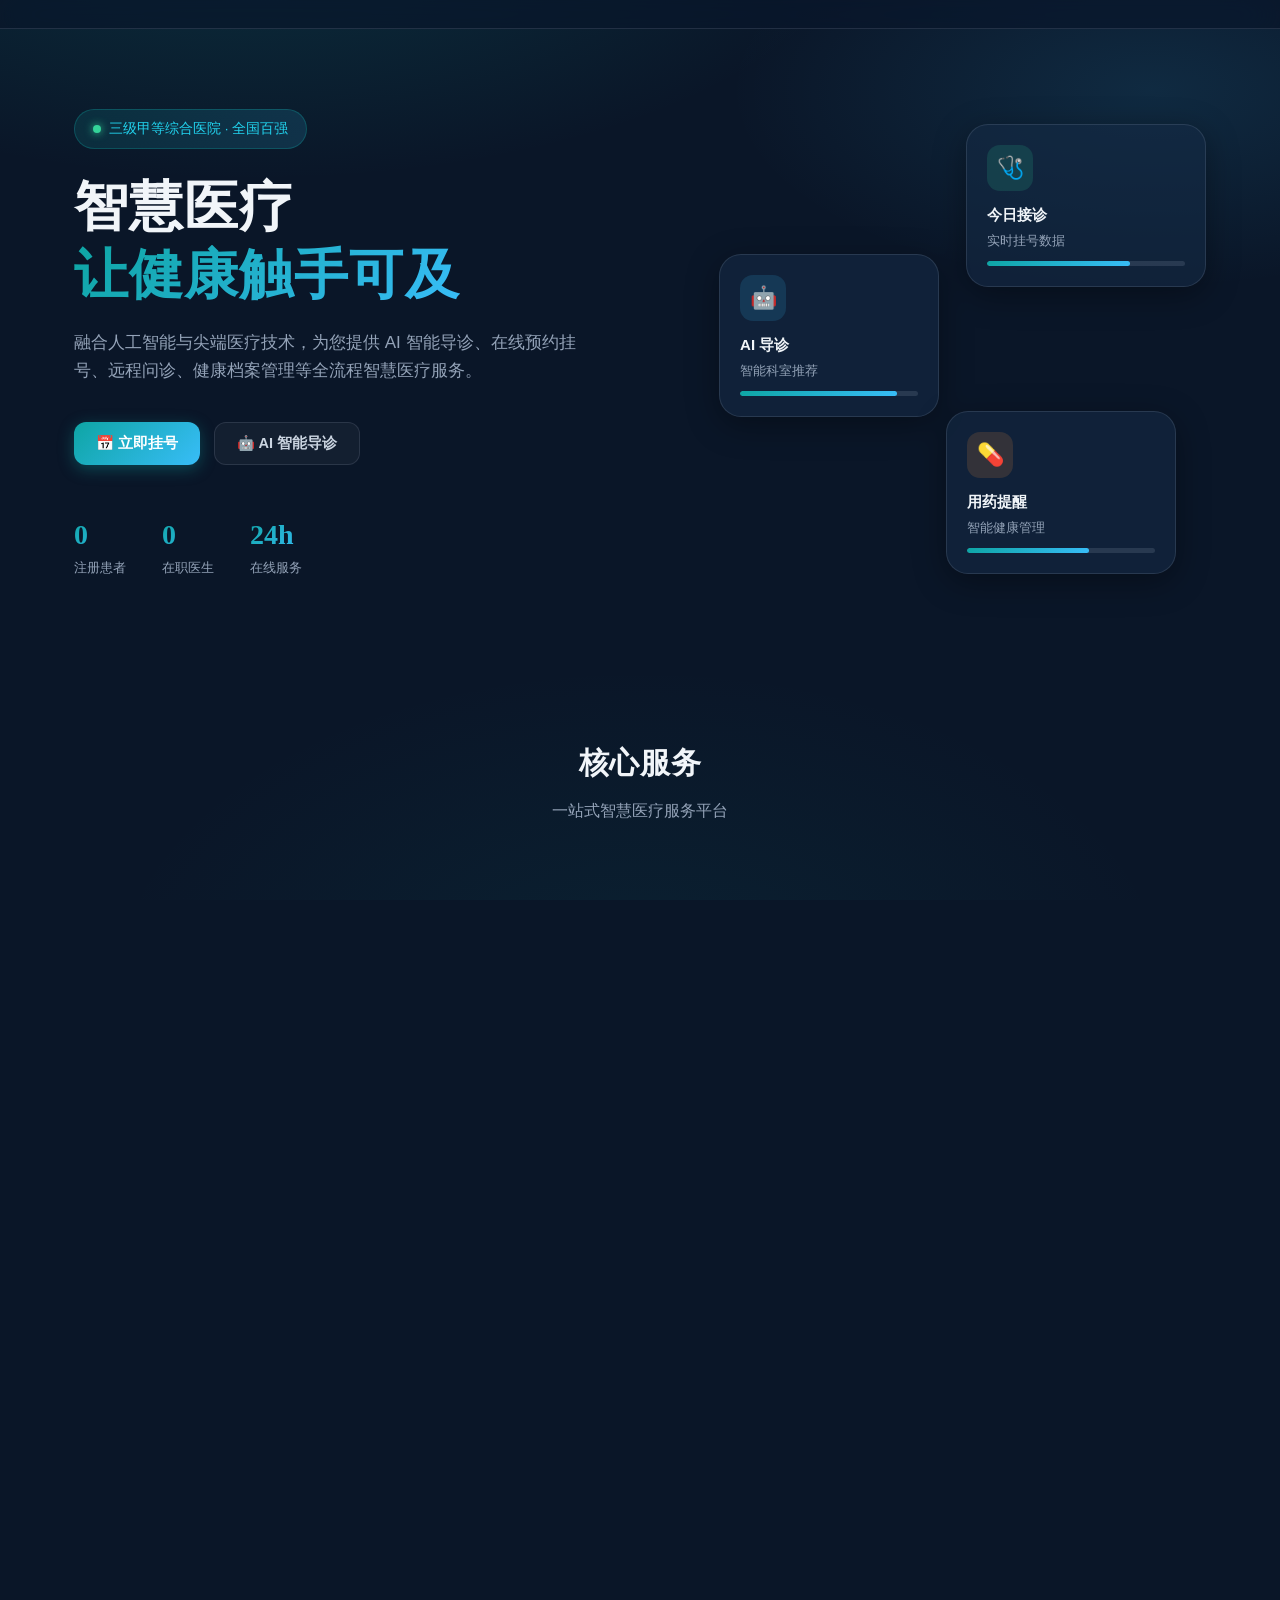
<file: src/main/resources/static/index.html>
<!DOCTYPE html>
<html lang="zh-CN">
<head>
<meta charset="UTF-8">
<meta name="viewport" content="width=device-width, initial-scale=1.0">
<title>智慧医院 - 让健康触手可及</title>
<link rel="stylesheet" href="css/style.css">
<style>
  /* ===== Hero ===== */
  .hero {
    position: relative; padding: 80px 0 100px;
    display: grid; grid-template-columns: 1.1fr 0.9fr; gap: 50px; align-items: center;
  }
  .hero-badge {
    display: inline-flex; align-items: center; gap: 8px;
    padding: 8px 18px; border-radius: 100px;
    background: var(--brand-gradient-soft);
    border: 1px solid rgba(14,165,164,0.3);
    font-size: 13.5px; color: var(--brand-3); font-weight: 500;
    margin-bottom: 24px;
  }
  .hero-title {
    font-family: "Noto Serif SC", serif;
    font-size: clamp(2.2rem, 4.5vw, 3.4rem);
    font-weight: 700; line-height: 1.25;
    margin-bottom: 20px;
  }
  .hero-title .grad {
    background: var(--brand-gradient);
    -webkit-background-clip: text; background-clip: text;
    -webkit-text-fill-color: transparent;
  }
  .hero-desc { font-size: 17px; color: var(--text-3); margin-bottom: 36px; max-width: 520px; line-height: 1.7; }
  .hero-actions { display: flex; gap: 14px; flex-wrap: wrap; }
  .hero-stats { display: flex; gap: 36px; margin-top: 48px; }
  .hero-stat .num { font-size: 28px; font-weight: 700; font-family: "Noto Serif SC", serif; background: var(--brand-gradient); -webkit-background-clip: text; background-clip: text; -webkit-text-fill-color: transparent; }
  .hero-stat .lbl { font-size: 13px; color: var(--text-3); }

  /* Hero 右侧浮动卡片 */
  .hero-visual { position: relative; height: 460px; }
  .float-card {
    position: absolute; padding: 20px;
    border-radius: var(--radius-lg);
    background: var(--bg-card);
    backdrop-filter: blur(20px);
    border: 1px solid var(--border);
    box-shadow: var(--shadow-card);
    animation: floatY 6s ease-in-out infinite;
  }
  .float-card.c1 { top: 10px; right: 0; width: 240px; animation-delay: 0s; }
  .float-card.c2 { top: 140px; left: 0; width: 220px; animation-delay: 1.5s; }
  .float-card.c3 { bottom: 0; right: 30px; width: 230px; animation-delay: 3s; }
  @keyframes floatY { 0%,100% { transform: translateY(0); } 50% { transform: translateY(-14px); } }
  .float-card .fc-icon { width: 46px; height: 46px; border-radius: 13px; display: flex; align-items: center; justify-content: center; font-size: 22px; margin-bottom: 12px; }
  .float-card .fc-title { font-size: 15px; font-weight: 600; margin-bottom: 4px; }
  .float-card .fc-sub { font-size: 12.5px; color: var(--text-3); }
  .float-card .fc-bar { height: 5px; border-radius: 3px; background: var(--border); margin-top: 10px; overflow: hidden; }
  .float-card .fc-bar span { display: block; height: 100%; border-radius: 3px; background: var(--brand-gradient); }

  /* ===== 功能入口 ===== */
  .section { padding: 60px 0; }
  .section-head { text-align: center; margin-bottom: 40px; }
  .section-head h2 { margin-bottom: 10px; }
  .section-head p { color: var(--text-3); }
  .features { display: grid; grid-template-columns: repeat(4, 1fr); gap: 20px; }
  .feature {
    padding: 32px 24px; text-align: center; cursor: pointer;
    transition: all .3s var(--ease);
  }
  .feature:hover { transform: translateY(-6px); border-color: var(--brand-1); box-shadow: var(--shadow-glow); }
  .feature-icon {
    width: 64px; height: 64px; border-radius: 18px; margin: 0 auto 18px;
    display: flex; align-items: center; justify-content: center; font-size: 30px;
    background: var(--brand-gradient-soft); border: 1px solid rgba(14,165,164,0.3);
  }
  .feature h3 { font-size: 17px; margin-bottom: 8px; font-family: inherit; }
  .feature p { font-size: 13.5px; color: var(--text-3); line-height: 1.6; }

  /* ===== 科室 ===== */
  .depts { display: grid; grid-template-columns: repeat(4, 1fr); gap: 16px; }
  .dept {
    padding: 22px; display: flex; align-items: center; gap: 14px; cursor: pointer;
    transition: all .3s var(--ease);
  }
  .dept:hover { transform: translateY(-3px); border-color: var(--brand-1); }
  .dept-icon { width: 48px; height: 48px; border-radius: 14px; display: flex; align-items: center; justify-content: center; font-size: 24px; background: var(--brand-gradient-soft); border: 1px solid rgba(14,165,164,0.25); }
  .dept-name { font-size: 15.5px; font-weight: 600; }
  .dept-count { font-size: 12.5px; color: var(--text-3); }

  /* ===== 资讯 ===== */
  .articles { display: grid; grid-template-columns: repeat(3, 1fr); gap: 22px; }
  .article { overflow: hidden; cursor: pointer; transition: all .3s var(--ease); }
  .article:hover { transform: translateY(-5px); }
  .article-img {
    height: 160px; border-radius: var(--radius-md) var(--radius-md) 0 0;
    background: var(--brand-gradient-soft);
    display: flex; align-items: center; justify-content: center; font-size: 48px;
    margin: -24px -24px 18px;
    position: relative; overflow: hidden;
  }
  .article-img::after { content: ''; position: absolute; inset: 0; background: radial-gradient(circle at 30% 30%, rgba(56,189,248,0.2), transparent); }
  .article-tag { display: inline-block; padding: 4px 10px; border-radius: 6px; font-size: 11.5px; background: var(--brand-gradient-soft); color: var(--brand-3); margin-bottom: 10px; }
  .article h3 { font-size: 16px; margin-bottom: 8px; line-height: 1.4; font-family: inherit; }
  .article p { font-size: 13.5px; color: var(--text-3); line-height: 1.6; margin-bottom: 12px; }
  .article-meta { font-size: 12.5px; color: var(--text-4); display: flex; justify-content: space-between; }

  /* ===== CTA ===== */
  .cta {
    margin: 60px 0; padding: 50px; border-radius: var(--radius-xl);
    background: linear-gradient(135deg, rgba(14,165,164,0.2), rgba(56,189,248,0.12));
    border: 1px solid rgba(14,165,164,0.3);
    text-align: center; position: relative; overflow: hidden;
  }
  .cta::before { content: ''; position: absolute; width: 300px; height: 300px; border-radius: 50%; background: var(--brand-gradient); filter: blur(80px); opacity: .2; top: -100px; right: -80px; }
  .cta h2 { font-size: 28px; margin-bottom: 12px; }
  .cta p { color: var(--text-3); margin-bottom: 26px; }

  @media (max-width: 900px) {
    .hero { grid-template-columns: 1fr; padding: 50px 0 60px; }
    .hero-visual { height: 320px; }
    .features, .depts { grid-template-columns: repeat(2, 1fr); }
    .articles { grid-template-columns: 1fr; }
  }
</style>
</head>
<body>
<nav class="nav" id="nav"></nav>

<div class="container">
  <!-- Hero -->
  <section class="hero stagger">
    <div>
      <div class="hero-badge"><span class="dot live"></span> 三级甲等综合医院 · 全国百强</div>
      <h1 class="hero-title">
        智慧医疗<br>
        <span class="grad">让健康触手可及</span>
      </h1>
      <p class="hero-desc">融合人工智能与尖端医疗技术，为您提供 AI 智能导诊、在线预约挂号、远程问诊、健康档案管理等全流程智慧医疗服务。</p>
      <div class="hero-actions">
        <button class="btn btn-primary" onclick="goLoginOr('appointments.html')">📅 立即挂号</button>
        <button class="btn btn-ghost" onclick="goLoginOr('ai.html')">🤖 AI 智能导诊</button>
      </div>
      <div class="hero-stats">
        <div class="hero-stat"><div class="num" id="stat1">0</div><div class="lbl">注册患者</div></div>
        <div class="hero-stat"><div class="num" id="stat2">0</div><div class="lbl">在职医生</div></div>
        <div class="hero-stat"><div class="num">24h</div><div class="lbl">在线服务</div></div>
      </div>
    </div>
    <div class="hero-visual">
      <div class="float-card c1">
        <div class="fc-icon" style="background:rgba(52,211,153,0.15)">🩺</div>
        <div class="fc-title">今日接诊</div>
        <div class="fc-sub">实时挂号数据</div>
        <div class="fc-bar"><span style="width:72%"></span></div>
      </div>
      <div class="float-card c2">
        <div class="fc-icon" style="background:rgba(56,189,248,0.15)">🤖</div>
        <div class="fc-title">AI 导诊</div>
        <div class="fc-sub">智能科室推荐</div>
        <div class="fc-bar"><span style="width:88%"></span></div>
      </div>
      <div class="float-card c3">
        <div class="fc-icon" style="background:rgba(251,146,60,0.15)">💊</div>
        <div class="fc-title">用药提醒</div>
        <div class="fc-sub">智能健康管理</div>
        <div class="fc-bar"><span style="width:65%"></span></div>
      </div>
    </div>
  </section>

  <!-- 功能入口 -->
  <section class="section">
    <div class="section-head">
      <h2>核心服务</h2>
      <p>一站式智慧医疗服务平台</p>
    </div>
    <div class="features stagger" id="features"></div>
  </section>

  <!-- 科室 -->
  <section class="section">
    <div class="section-head">
      <h2>热门科室</h2>
      <p>涵盖 30+ 临床科室，专家坐诊</p>
    </div>
    <div class="depts stagger" id="depts"></div>
  </section>

  <!-- 资讯 -->
  <section class="section">
    <div class="section-head">
      <h2>健康资讯</h2>
      <p>权威医学科普，守护您的健康</p>
    </div>
    <div class="articles stagger" id="articles"></div>
  </section>

  <!-- CTA -->
  <section class="cta">
    <h2>开始您的智慧就医之旅</h2>
    <p>立即注册，享受 AI 导诊、在线挂号、远程问诊等全部服务</p>
    <button class="btn btn-primary" onclick="goLoginOr('register.html')">立即注册 →</button>
  </section>
</div>

<footer style="padding:40px 0; text-align:center; color:var(--text-4); font-size:13.5px; border-top:1px solid var(--border); margin-top:40px">
  © 2026 智慧医院 · 让健康触手可及
</footer>

<script src="js/common.js"></script>
<script>
  renderNav('index.html');

  function goLoginOr(p) { if (getUser()) location.href = p; else location.href = 'login.html?redirect=' + p; }

  const features = [
    { icon: '🤖', title: 'AI 智能导诊', desc: '描述症状，AI 智能推荐科室', href: 'ai.html' },
    { icon: '📅', title: '在线预约挂号', desc: '随时随地预约专家门诊', href: 'appointments.html' },
    { icon: '💬', title: '远程问诊', desc: '图文视频在线咨询医生', href: 'consult.html' },
    { icon: '📋', title: '健康档案', desc: '电子病历一站式管理', href: 'records.html' },
    { icon: '💊', title: '用药提醒', desc: '智能用药日程管理', href: 'records.html#medication' },
    { icon: '💰', title: '在线缴费', desc: '挂号检查费在线支付', href: 'profile.html' },
    { icon: '🧭', title: '院内导航', desc: '科室位置智能导航', href: 'appointments.html' },
    { icon: '📰', title: '健康资讯', desc: '权威医学科普文章', href: '#' },
  ];
  document.getElementById('features').innerHTML = features.map(f => `
    <div class="feature glass" onclick="goLoginOr('${f.href}')">
      <div class="feature-icon">${f.icon}</div>
      <h3>${f.title}</h3>
      <p>${f.desc}</p>
    </div>`).join('');

  const articles = [
    { tag: '心血管', icon: '❤️', title: '秋季如何预防心血管疾病？', desc: '气温骤降，血管收缩，专家提醒注意保暖与监测血压。', views: '2.3万' },
    { tag: '呼吸科', icon: '🫁', title: '换季咳嗽久治不愈怎么办？', desc: '慢性咳嗽可能隐藏大问题，教您正确识别与就医。', views: '1.8万' },
    { tag: '营养科', icon: '🥗', title: '一日三餐怎么吃才健康？', desc: '营养师解读膳食指南，科学搭配吃出健康。', views: '3.1万' },
  ];
  document.getElementById('articles').innerHTML = articles.map(a => `
    <div class="article glass">
      <div class="article-img">${a.icon}</div>
      <span class="article-tag">${a.tag}</span>
      <h3>${a.title}</h3>
      <p>${a.desc}</p>
      <div class="article-meta"><span>智慧医院编辑部</span><span>👁 ${a.views}</span></div>
    </div>`).join('');

  (async () => {
    try {
      const depts = await api('/api/departments');
      document.getElementById('depts').innerHTML = depts.slice(0, 8).map(d => `
        <div class="dept glass" onclick="goLoginOr('appointments.html?dept=${d.id}')">
          <div class="dept-icon">${d.icon || '🏥'}</div>
          <div>
            <div class="dept-name">${escapeHtml(d.name)}</div>
            <div class="dept-count">专家坐诊</div>
          </div>
        </div>`).join('');
    } catch (e) {}
    try {
      const s = await api('/api/dashboard/stats');
      animateNum('stat1', s.totalPatients);
      animateNum('stat2', s.totalDoctors);
    } catch (e) {}
  })();

  function animateNum(id, target) {
    const el = document.getElementById(id); let cur = 0; const step = Math.max(1, Math.floor(target / 40));
    const t = setInterval(() => { cur += step; if (cur >= target) { cur = target; clearInterval(t); } el.textContent = cur.toLocaleString(); }, 30);
  }
</script>
</body>
</html>
</file>
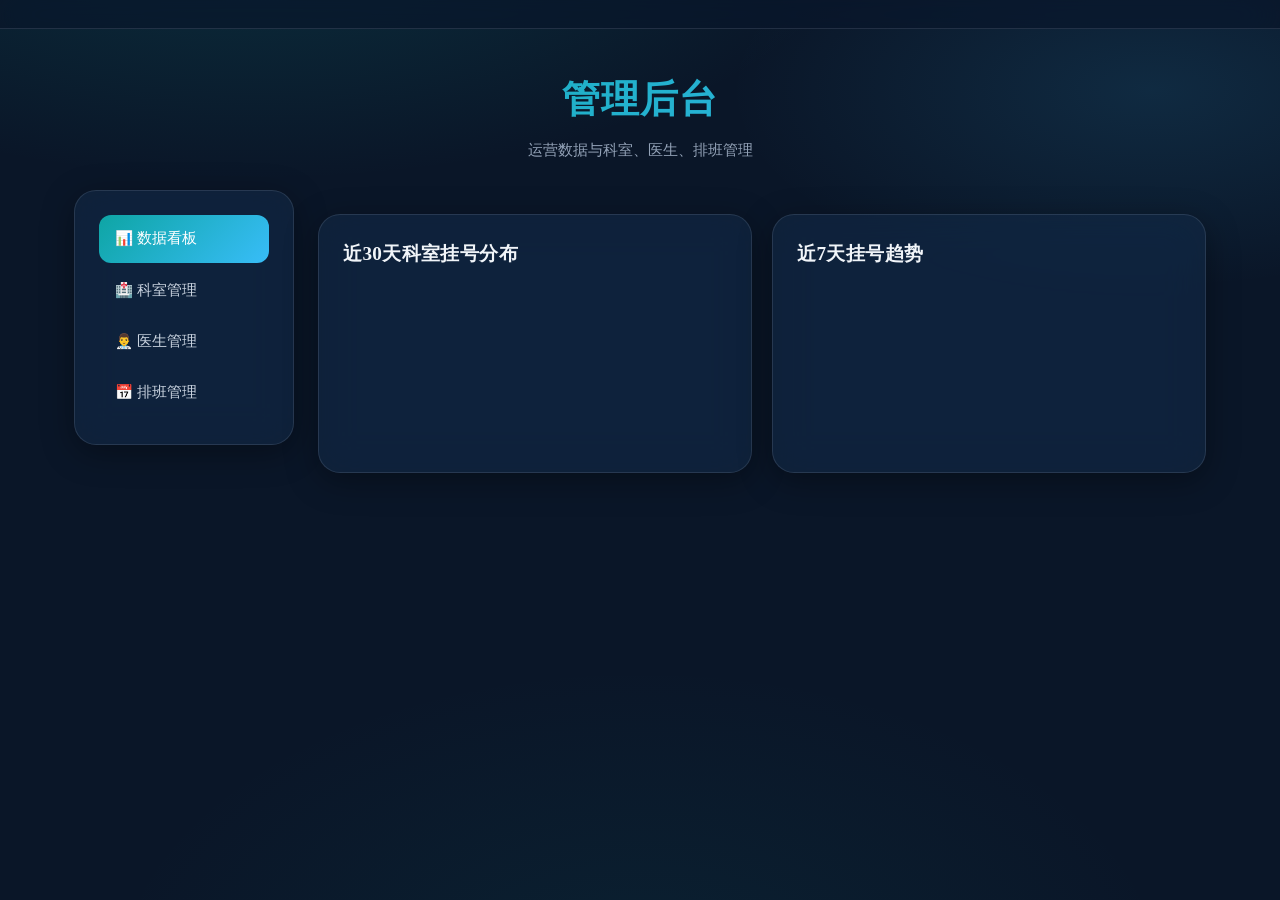
<file: src/main/resources/static/admin.html>
<!DOCTYPE html>
<html lang="zh-CN">
<head>
<meta charset="UTF-8">
<meta name="viewport" content="width=device-width, initial-scale=1.0">
<title>管理后台 - 智慧医院</title>
<link rel="stylesheet" href="css/style.css">
<style>
  .admin-layout { display: grid; grid-template-columns: 220px 1fr; gap: 24px; }
  .admin-side { position: sticky; top: 90px; height: fit-content; }
  .admin-menu .menu-item { padding: 12px 16px; border-radius: 12px; cursor: pointer; font-size: 14.5px; color: var(--text-2); margin-bottom: 4px; display: flex; align-items: center; gap: 10px; transition: all .2s; }
  .admin-menu .menu-item:hover { background: var(--glass); color: var(--text-1); }
  .admin-menu .menu-item.active { background: var(--brand-gradient); color: #fff; }
  .stat-cards { display: grid; grid-template-columns: repeat(4, 1fr); gap: 16px; margin-bottom: 24px; }
  .stat-card { padding: 20px; }
  .stat-card .num { font-size: 32px; font-weight: 700; font-family: "Noto Serif SC", serif; }
  .stat-card .lbl { font-size: 13px; color: var(--text-3); margin-top: 4px; }
  .bar-row { display: flex; align-items: center; gap: 12px; margin-bottom: 12px; }
  .bar-name { width: 90px; font-size: 13.5px; color: var(--text-2); }
  .bar-track { flex: 1; height: 10px; background: var(--glass); border-radius: 5px; overflow: hidden; }
  .bar-fill { height: 100%; border-radius: 5px; background: var(--brand-gradient); transition: width .6s var(--ease); }
  .bar-val { width: 40px; text-align: right; font-size: 13px; color: var(--text-3); }
  .trend { display: flex; align-items: flex-end; gap: 10px; height: 160px; padding: 10px 0; }
  .trend .col { flex: 1; display: flex; flex-direction: column; align-items: center; gap: 6px; }
  .trend .bar { width: 100%; max-width: 36px; background: var(--brand-gradient); border-radius: 6px 6px 0 0; min-height: 4px; position: relative; }
  .trend .bar span { position: absolute; top: -18px; left: 50%; transform: translateX(-50%); font-size: 11px; color: var(--text-3); }
  .trend .x { font-size: 11px; color: var(--text-4); }
  @media (max-width: 900px) { .admin-layout { grid-template-columns: 1fr; } .admin-side { position: static; } .stat-cards { grid-template-columns: repeat(2,1fr); } }
</style>
</head>
<body>
<nav class="nav" id="nav"></nav>

<div class="container">
  <div class="page-header">
    <h1 class="page-title">管理后台</h1>
    <p class="page-sub">运营数据与科室、医生、排班管理</p>
  </div>

  <div class="admin-layout">
    <div class="card admin-side">
      <div class="admin-menu">
        <div class="menu-item active" data-tab="dash" onclick="switchTab('dash')">📊 数据看板</div>
        <div class="menu-item" data-tab="dept" onclick="switchTab('dept')">🏥 科室管理</div>
        <div class="menu-item" data-tab="doctor" onclick="switchTab('doctor')">👨‍⚕️ 医生管理</div>
        <div class="menu-item" data-tab="schedule" onclick="switchTab('schedule')">📅 排班管理</div>
      </div>
    </div>

    <div>
      <!-- 数据看板 -->
      <div id="tab-dash">
        <div class="stat-cards" id="statCards"></div>
        <div class="grid grid-2">
          <div class="card">
            <h3 style="margin-bottom:18px">近30天科室挂号分布</h3>
            <div id="deptBars"></div>
          </div>
          <div class="card">
            <h3 style="margin-bottom:18px">近7天挂号趋势</h3>
            <div class="trend" id="trend"></div>
          </div>
        </div>
      </div>

      <!-- 科室管理 -->
      <div id="tab-dept" style="display:none">
        <div class="card">
          <div class="row" style="margin-bottom:16px">
            <h3 style="margin:0">科室列表</h3>
            <div class="spacer"></div>
            <button class="btn btn-primary btn-sm" onclick="openDeptModal()">+ 新增科室</button>
          </div>
          <table class="table" id="deptTable"></table>
        </div>
      </div>

      <!-- 医生管理 -->
      <div id="tab-doctor" style="display:none">
        <div class="card">
          <div class="row" style="margin-bottom:16px">
            <h3 style="margin:0">医生列表</h3>
            <div class="spacer"></div>
            <button class="btn btn-primary btn-sm" onclick="openDoctorModal()">+ 新增医生</button>
          </div>
          <table class="table" id="doctorTable"></table>
        </div>
      </div>

      <!-- 排班管理 -->
      <div id="tab-schedule" style="display:none">
        <div class="card">
          <h3 style="margin-bottom:16px">排班设置</h3>
          <div class="row wrap" style="gap:12px;margin-bottom:16px">
            <label class="muted" style="font-size:13.5px">选择医生</label>
            <select class="input" id="schDoctor" style="width:220px"></select>
            <label class="muted" style="font-size:13.5px">未来</label>
            <select class="input" id="schDays" style="width:110px">
              <option value="7">7 天</option>
              <option value="14">14 天</option>
            </select>
            <button class="btn btn-ghost btn-sm" onclick="loadSchedules()">刷新</button>
          </div>
          <div id="schTableWrap"></div>
        </div>
      </div>
    </div>
  </div>
</div>

<!-- 科室弹窗 -->
<div class="modal-mask" id="deptMask">
  <div class="modal">
    <h3 id="deptModalTitle">新增科室</h3>
    <form id="deptForm">
      <input type="hidden" id="deptId">
      <div class="form-item"><label>科室名称</label><input class="input" id="deptName" required placeholder="如：神经内科"></div>
      <div class="form-item"><label>简介</label><textarea class="input" id="deptDesc" rows="2" placeholder="诊疗范围"></textarea></div>
      <div class="form-grid">
        <div class="form-item"><label>位置</label><input class="input" id="deptLoc" placeholder="门诊楼 3 层"></div>
        <div class="form-item"><label>图标（emoji）</label><input class="input" id="deptIcon" placeholder="🩺"></div>
      </div>
      <div class="actions">
        <button type="button" class="btn btn-ghost" onclick="hideMasks()">取消</button>
        <button class="btn btn-primary" type="submit">保存</button>
      </div>
    </form>
  </div>
</div>

<!-- 医生弹窗 -->
<div class="modal-mask" id="doctorMask">
  <div class="modal">
    <h3 id="doctorModalTitle">新增医生</h3>
    <form id="doctorForm">
      <input type="hidden" id="docId">
      <div class="form-grid">
        <div class="form-item" id="usernameItem"><label>登录账号</label><input class="input" id="docUsername" placeholder="如：doctor10"></div>
        <div class="form-item" id="passwordItem"><label>登录密码</label><input class="input" id="docPassword" type="text" placeholder="留空不修改"></div>
      </div>
      <div class="form-grid">
        <div class="form-item"><label>姓名</label><input class="input" id="docName" required></div>
        <div class="form-item"><label>职称</label><input class="input" id="docTitle" required placeholder="主任医师/主治医师"></div>
      </div>
      <div class="form-grid">
        <div class="form-item"><label>科室</label><select class="input" id="docDept" required></select></div>
        <div class="form-item"><label>挂号费（元）</label><input class="input" id="docFee" type="number" min="0" step="1" value="30"></div>
      </div>
      <div class="form-item"><label>专长</label><input class="input" id="docSpec" placeholder="如：冠心病、心律失常"></div>
      <div class="actions">
        <button type="button" class="btn btn-ghost" onclick="hideMasks()">取消</button>
        <button class="btn btn-primary" type="submit">保存</button>
      </div>
    </form>
  </div>
</div>

<script src="js/common.js"></script>
<script>
  requireRole('ADMIN');
  renderNav('admin.html');
  let departments = [];

  function switchTab(t) {
    document.querySelectorAll('.admin-menu .menu-item').forEach(m => m.classList.toggle('active', m.dataset.tab === t));
    ['dash','dept','doctor','schedule'].forEach(k => document.getElementById('tab-' + k).style.display = k === t ? '' : 'none');
    if (t === 'dash') loadDash();
    if (t === 'dept') loadDepts();
    if (t === 'doctor') loadDoctors();
    if (t === 'schedule') initScheduleTab();
  }

  async function loadDash() {
    const s = await api('/api/dashboard/stats');
    document.getElementById('statCards').innerHTML = `
      <div class="card stat-card"><div class="num text-brand">${s.todayAppointments}</div><div class="lbl">今日挂号量</div></div>
      <div class="card stat-card"><div class="num" style="color:var(--info)">${s.totalPatients}</div><div class="lbl">注册患者</div></div>
      <div class="card stat-card"><div class="num" style="color:var(--success)">${s.totalDoctors}</div><div class="lbl">在职医生</div></div>
      <div class="card stat-card"><div class="num text-accent">${s.deptDistribution.reduce((a,b)=>a+b.count,0)}</div><div class="lbl">近30天累计</div></div>`;
    const max = Math.max(1, ...s.deptDistribution.map(d => d.count));
    document.getElementById('deptBars').innerHTML = s.deptDistribution.length
      ? s.deptDistribution.map(d => `<div class="bar-row"><span class="bar-name">${escapeHtml(d.name)}</span><div class="bar-track"><div class="bar-fill" style="width:${Math.round(d.count/max*100)}%"></div></div><span class="bar-val">${d.count}</span></div>`).join('')
      : '<div class="muted" style="padding:20px;text-align:center">暂无数据</div>';
    const maxT = Math.max(1, ...s.weeklyTrend.map(d => d.count));
    document.getElementById('trend').innerHTML = s.weeklyTrend.map(d => `<div class="col"><div class="bar" style="height:${Math.max(4,Math.round(d.count/maxT*140))}px">${d.count?`<span>${d.count}</span>`:''}</div><div class="x">${d.date.slice(5)}</div></div>`).join('');
  }

  async function loadDepts() {
    departments = await api('/api/departments');
    document.getElementById('deptTable').innerHTML = '<tr><th>ID</th><th>科室</th><th>简介</th><th>位置</th><th>操作</th></tr>' +
      departments.map(d => `<tr><td>${d.id}</td><td><b>${escapeHtml(d.icon||'')} ${escapeHtml(d.name)}</b></td><td class="muted" style="max-width:260px">${escapeHtml(d.description||'')}</td><td>${escapeHtml(d.location||'')}</td><td style="white-space:nowrap"><button class="btn btn-ghost btn-sm" onclick='editDept(${JSON.stringify(d)})'>编辑</button> <button class="btn btn-danger btn-sm" onclick="delDept(${d.id})">删除</button></td></tr>`).join('');
  }
  function openDeptModal(d) {
    document.getElementById('deptModalTitle').textContent = d ? '编辑科室' : '新增科室';
    document.getElementById('deptId').value = d ? d.id : '';
    document.getElementById('deptName').value = d ? d.name : '';
    document.getElementById('deptDesc').value = d ? (d.description||'') : '';
    document.getElementById('deptLoc').value = d ? (d.location||'') : '';
    document.getElementById('deptIcon').value = d ? (d.icon||'') : '';
    document.getElementById('deptMask').classList.add('show');
  }
  const editDept = (d) => openDeptModal(d);
  document.getElementById('deptForm').addEventListener('submit', async (e) => {
    e.preventDefault();
    try {
      await api('/api/admin/departments', { method: 'POST', body: { id: document.getElementById('deptId').value || null, name: document.getElementById('deptName').value.trim(), description: document.getElementById('deptDesc').value.trim(), location: document.getElementById('deptLoc').value.trim(), icon: document.getElementById('deptIcon').value.trim() } });
      hideMasks(); toast('保存成功'); loadDepts();
    } catch (e) { toast(e.message, true); }
  });
  async function delDept(id) { if (!confirm('确认删除该科室？')) return; try { await api('/api/admin/departments/' + id, { method: 'DELETE' }); toast('已删除'); loadDepts(); } catch(e){ toast(e.message,true);} }

  async function loadDoctors() {
    departments = await api('/api/departments');
    const docs = await api('/api/admin/doctors');
    document.getElementById('doctorTable').innerHTML = '<tr><th>ID</th><th>姓名</th><th>科室</th><th>职称</th><th>专长</th><th>挂号费</th><th>操作</th></tr>' +
      docs.map(d => `<tr><td>${d.id}</td><td><b>${escapeHtml(d.name)}</b></td><td>${escapeHtml(d.departmentName)}</td><td>${escapeHtml(d.title)}</td><td class="muted">${escapeHtml(d.specialty||'')}</td><td class="fee">¥${d.fee}</td><td style="white-space:nowrap"><button class="btn btn-ghost btn-sm" onclick='editDoctor(${JSON.stringify(d)})'>编辑</button> <button class="btn btn-danger btn-sm" onclick="delDoctor(${d.id})">删除</button></td></tr>`).join('');
  }
  function openDoctorModal(d) {
    document.getElementById('doctorModalTitle').textContent = d ? '编辑医生' : '新增医生';
    document.getElementById('usernameItem').style.display = d ? 'none' : '';
    document.getElementById('docId').value = d ? d.id : '';
    document.getElementById('docUsername').value = '';
    document.getElementById('docPassword').value = '';
    document.getElementById('passwordItem').querySelector('label').textContent = d ? '重置密码（留空不改）' : '登录密码';
    document.getElementById('docName').value = d ? d.name : '';
    document.getElementById('docTitle').value = d ? d.title : '';
    document.getElementById('docFee').value = d ? d.fee : 30;
    document.getElementById('docSpec').value = d ? (d.specialty||'') : '';
    document.getElementById('docDept').innerHTML = departments.map(x => `<option value="${x.id}">${escapeHtml(x.name)}</option>`).join('');
    if (d) document.getElementById('docDept').value = d.departmentId;
    document.getElementById('doctorMask').classList.add('show');
  }
  const editDoctor = (d) => openDoctorModal(d);
  document.getElementById('doctorForm').addEventListener('submit', async (e) => {
    e.preventDefault();
    try {
      await api('/api/admin/doctors', { method: 'POST', body: { id: document.getElementById('docId').value || null, username: document.getElementById('docUsername').value.trim(), password: document.getElementById('docPassword').value.trim(), name: document.getElementById('docName').value.trim(), title: document.getElementById('docTitle').value.trim(), departmentId: Number(document.getElementById('docDept').value), fee: Number(document.getElementById('docFee').value), specialty: document.getElementById('docSpec').value.trim() } });
      hideMasks(); toast('保存成功'); loadDoctors();
    } catch (e) { toast(e.message, true); }
  });
  async function delDoctor(id) { if (!confirm('确认删除该医生？其登录账号将一并删除')) return; try { await api('/api/admin/doctors/' + id, { method: 'DELETE' }); toast('已删除'); loadDoctors(); } catch(e){ toast(e.message,true);} }

  let schInited = false;
  async function initScheduleTab() {
    if (schInited) return;
    departments = await api('/api/departments');
    const docs = await api('/api/doctors');
    document.getElementById('schDoctor').innerHTML = docs.map(d => `<option value="${d.id}">${escapeHtml(d.name)}（${escapeHtml(d.departmentName)}）</option>`).join('');
    schInited = true;
    loadSchedules();
  }
  async function loadSchedules() {
    const doctorId = document.getElementById('schDoctor').value;
    const days = Number(document.getElementById('schDays').value);
    if (!doctorId) return;
    const start = new Date(); const end = new Date(Date.now() + (days-1)*864e5);
    const fmt = d => d.toISOString().slice(0,10);
    const list = await api(`/api/admin/schedules?doctorId=${doctorId}&start=${fmt(start)}&end=${fmt(end)}`);
    const byDate = {}; list.forEach(s => (byDate[s.date] = byDate[s.date] || {})[s.period] = s);
    let rows = '';
    for (let i = 0; i < days; i++) {
      const d = new Date(Date.now() + i*864e5); const key = fmt(d); const label = key.slice(5) + ' ' + weekOf(key);
      rows += `<tr><td style="white-space:nowrap"><b>${label}</b></td>` + ['AM','PM'].map(p => {
        const s = byDate[key] && byDate[key][p];
        if (!s) return `<td><button class="btn btn-ghost btn-sm" onclick="addSlot('${key}','${p}')">+ 开诊</button></td>`;
        return `<td><div class="row" style="gap:8px"><input class="input" style="width:70px" type="number" min="0" value="${s.capacity}" id="cap-${s.id}"><span class="muted" style="font-size:13px">已约 ${s.booked}</span><button class="btn btn-ghost btn-sm" onclick="saveSlot(${s.id},'${s.date}','${p}')">保存</button></div></td>`;
      }).join('') + '</tr>';
    }
    document.getElementById('schTableWrap').innerHTML = `<table class="table"><tr><th>日期</th><th>上午号源</th><th>下午号源</th></tr>${rows}</table>`;
  }
  async function saveSlot(id, date, period) {
    const cap = Number(document.getElementById('cap-'+id).value);
    try { await api('/api/admin/schedules', { method:'POST', body:{doctorId:Number(document.getElementById('schDoctor').value), date, period, capacity:cap} }); toast('已更新'); loadSchedules(); } catch(e){ toast(e.message,true);}
  }
  async function addSlot(date, period) {
    try { await api('/api/admin/schedules', { method:'POST', body:{doctorId:Number(document.getElementById('schDoctor').value), date, period, capacity:20} }); toast('已开诊'); loadSchedules(); } catch(e){ toast(e.message,true);}
  }
  function hideMasks() { document.querySelectorAll('.modal-mask').forEach(m => m.classList.remove('show')); }

  loadDash();
</script>
</body>
</html>
</file>
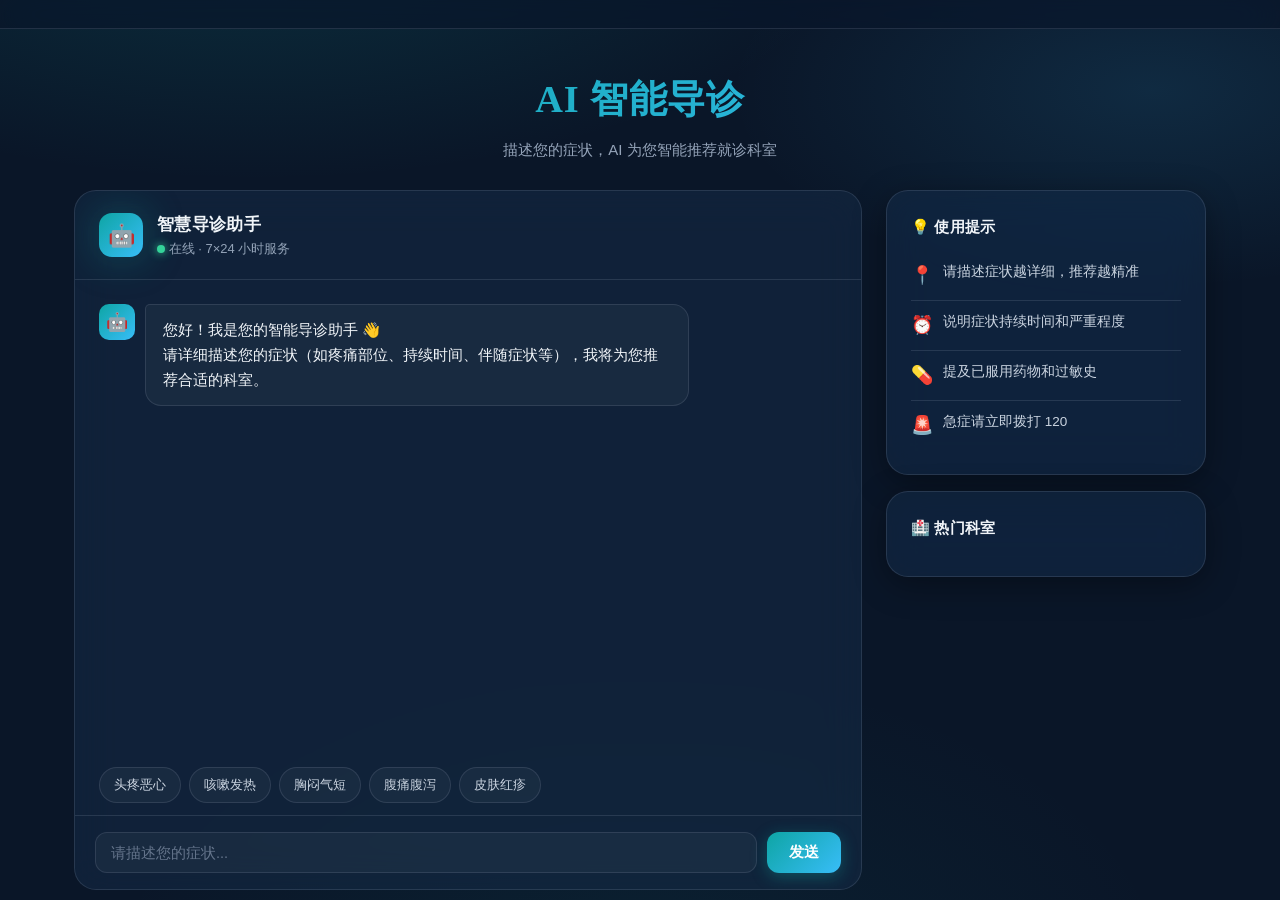
<file: src/main/resources/static/ai.html>
<!DOCTYPE html>
<html lang="zh-CN">
<head>
<meta charset="UTF-8">
<meta name="viewport" content="width=device-width, initial-scale=1.0">
<title>AI 智能导诊 - 智慧医院</title>
<link rel="stylesheet" href="css/style.css">
<style>
  .ai-layout { display: grid; grid-template-columns: 1fr 320px; gap: 24px; min-height: calc(100vh - 200px); }
  .chat-panel { display: flex; flex-direction: column; background: var(--bg-card); border: 1px solid var(--border); border-radius: var(--radius-lg); overflow: hidden; backdrop-filter: blur(20px); }
  .chat-header { padding: 20px 24px; border-bottom: 1px solid var(--border); display: flex; align-items: center; gap: 14px; }
  .chat-header .ai-avatar { width: 44px; height: 44px; border-radius: 13px; background: var(--brand-gradient); display: flex; align-items: center; justify-content: center; font-size: 22px; box-shadow: var(--brand-glow); }
  .chat-header h3 { font-size: 17px; }
  .chat-header p { font-size: 13px; color: var(--text-3); }
  .chat-messages { flex: 1; padding: 24px; overflow-y: auto; display: flex; flex-direction: column; gap: 16px; }
  .msg { max-width: 80%; display: flex; gap: 10px; align-items: flex-start; }
  .msg.user { align-self: flex-end; flex-direction: row-reverse; }
  .msg .m-avatar { width: 36px; height: 36px; border-radius: 10px; display: flex; align-items: center; justify-content: center; font-size: 18px; flex-shrink: 0; }
  .msg.user .m-avatar { background: var(--glass-strong); }
  .msg.ai .m-avatar { background: var(--brand-gradient); }
  .m-bubble { padding: 13px 17px; border-radius: 16px; font-size: 14.5px; line-height: 1.7; }
  .msg.ai .m-bubble { background: var(--glass); border: 1px solid var(--border); border-top-left-radius: 5px; }
  .msg.user .m-bubble { background: var(--brand-gradient); color: #fff; border-top-right-radius: 5px; }
  .m-bubble .dept-suggest { margin-top: 12px; padding-top: 12px; border-top: 1px solid var(--border); }
  .m-bubble .dept-item { display: flex; align-items: center; justify-content: space-between; padding: 10px 14px; background: var(--glass); border-radius: 12px; margin-top: 8px; cursor: pointer; transition: all .2s; }
  .m-bubble .dept-item:hover { background: var(--brand-gradient-soft); }
  .chat-input { padding: 16px 20px; border-top: 1px solid var(--border); display: flex; gap: 10px; }
  .chat-input input { flex: 1; }
  .quick-tags { display: flex; gap: 8px; flex-wrap: wrap; padding: 0 24px 12px; }
  .quick-tag { padding: 7px 14px; border-radius: 100px; background: var(--glass); border: 1px solid var(--border); font-size: 13px; color: var(--text-2); cursor: pointer; transition: all .2s; }
  .quick-tag:hover { background: var(--brand-gradient-soft); color: var(--brand-3); border-color: rgba(14,165,164,0.4); }
  .typing { display: flex; gap: 5px; padding: 6px 0; }
  .typing span { width: 7px; height: 7px; border-radius: 50%; background: var(--text-4); animation: typing 1.2s infinite; }
  .typing span:nth-child(2) { animation-delay: .2s; }
  .typing span:nth-child(3) { animation-delay: .4s; }
  @keyframes typing { 0%,60%,100% { transform: translateY(0); opacity: .4; } 30% { transform: translateY(-6px); opacity: 1; } }
  .side-panel .card { margin-bottom: 16px; }
  .side-panel h4 { font-size: 15px; margin-bottom: 12px; }
  .tip-item { display: flex; gap: 10px; padding: 10px 0; border-bottom: 1px solid var(--border); font-size: 13.5px; color: var(--text-2); }
  .tip-item:last-child { border: none; }
  .tip-icon { font-size: 18px; }
  @media (max-width: 900px) { .ai-layout { grid-template-columns: 1fr; } }
</style>
</head>
<body>
<nav class="nav" id="nav"></nav>

<div class="container">
  <div class="page-header">
    <h1 class="page-title">AI 智能导诊</h1>
    <p class="page-sub">描述您的症状，AI 为您智能推荐就诊科室</p>
  </div>

  <div class="ai-layout">
    <!-- 聊天主区 -->
    <div class="chat-panel">
      <div class="chat-header">
        <div class="ai-avatar">🤖</div>
        <div>
          <h3>智慧导诊助手</h3>
          <p><span class="dot live"></span> 在线 · 7×24 小时服务</p>
        </div>
      </div>
      <div class="chat-messages" id="messages">
        <div class="msg ai">
          <div class="m-avatar">🤖</div>
          <div class="m-bubble">
            您好！我是您的智能导诊助手 👋<br>
            请详细描述您的症状（如疼痛部位、持续时间、伴随症状等），我将为您推荐合适的科室。
          </div>
        </div>
      </div>
      <div class="quick-tags" id="quickTags">
        <span class="quick-tag" onclick="sendMsg('头疼三天，伴有恶心')">头疼恶心</span>
        <span class="quick-tag" onclick="sendMsg('咳嗽发烧咳嗽一周，喉咙痛')">咳嗽发热</span>
        <span class="quick-tag" onclick="sendMsg('胸闷气短，活动后加重')">胸闷气短</span>
        <span class="quick-tag" onclick="sendMsg('腹痛腹泻')">腹痛腹泻</span>
        <span class="quick-tag" onclick="sendMsg('皮肤瘙痒起红疹')">皮肤红疹</span>
      </div>
      <div class="chat-input">
        <input class="input" id="msgInput" placeholder="请描述您的症状..." onkeydown="if(event.key==='Enter')sendMsg()">
        <button class="btn btn-primary" onclick="sendMsg()">发送</button>
      </div>
    </div>

    <!-- 侧边栏 -->
    <div class="side-panel">
      <div class="card">
        <h4>💡 使用提示</h4>
        <div class="tip-item"><span class="tip-icon">📍</span><div>请描述症状越详细，推荐越精准</div></div>
        <div class="tip-item"><span class="tip-icon">⏰</span><div>说明症状持续时间和严重程度</div></div>
        <div class="tip-item"><span class="tip-icon">💊</span><div>提及已服用药物和过敏史</div></div>
        <div class="tip-item"><span class="tip-icon">🚨</span><div>急症请立即拨打 120</div></div>
      </div>
      <div class="card">
        <h4>🏥 热门科室</h4>
        <div id="hotDepts"></div>
      </div>
    </div>
  </div>
</div>

<script src="js/common.js"></script>
<script>
  renderNav('ai.html');
  let sessionId = localStorage.getItem('ai_session') || ('s_' + Date.now());
  localStorage.setItem('ai_session', sessionId);

  (async () => {
    try {
      const depts = await api('/api/departments');
      document.getElementById('hotDepts').innerHTML = depts.slice(0, 6).map(d =>
        `<div class="tip-item" style="cursor:pointer" onclick="location.href='appointments.html?dept=${d.id}'"><span class="tip-icon">${d.icon || '🏥'}</span><div>${escapeHtml(d.name)}</div></div>`).join('');
    } catch (e) {}
  })();

  function appendMsg(role, html) {
    const box = document.getElementById('messages');
    const div = document.createElement('div');
    div.className = 'msg ' + role;
    div.innerHTML = `<div class="m-avatar">${role === 'ai' ? '🤖' : '👤'}</div><div class="m-bubble">${html}</div>`;
    box.appendChild(div);
    box.scrollTop = box.scrollHeight;
    return div;
  }

  async function sendMsg(text) {
    const input = document.getElementById('msgInput');
    const msg = text || input.value.trim();
    if (!msg) return;
    input.value = '';
    appendMsg('user', escapeHtml(msg));

    const typing = appendMsg('ai', '<div class="typing"><span></span><span></span><span></span></div>');

    try {
      const res = await fetch('/api/ai/chat', {
        method: 'POST', headers: { 'Content-Type': 'application/json', 'X-Auth-Token': localStorage.getItem('token') || '' },
        body: JSON.stringify({ sessionId, message: msg })
      });
      const data = await res.json();
      if (data.code !== 200) throw new Error(data.message);
      const r = data.data;
      let html = escapeHtml(r.reply);
      if (r.departments && r.departments.length) {
        html += '<div class="dept-suggest"><b>推荐科室：</b>';
        r.departments.forEach(d => {
          html += `<div class="dept-item" onclick="location.href='appointments.html?dept=${d.id}'"><span>${escapeHtml(d.name)}</span><span>→ 去挂号</span></div>`;
        });
        html += '</div>';
      }
      typing.querySelector('.m-bubble').innerHTML = html;
    } catch (e) {
      typing.querySelector('.m-bubble').innerHTML = '抱歉，服务暂时不可用，请稍后再试。';
    }
  }
</script>
</body>
</html>
</file>
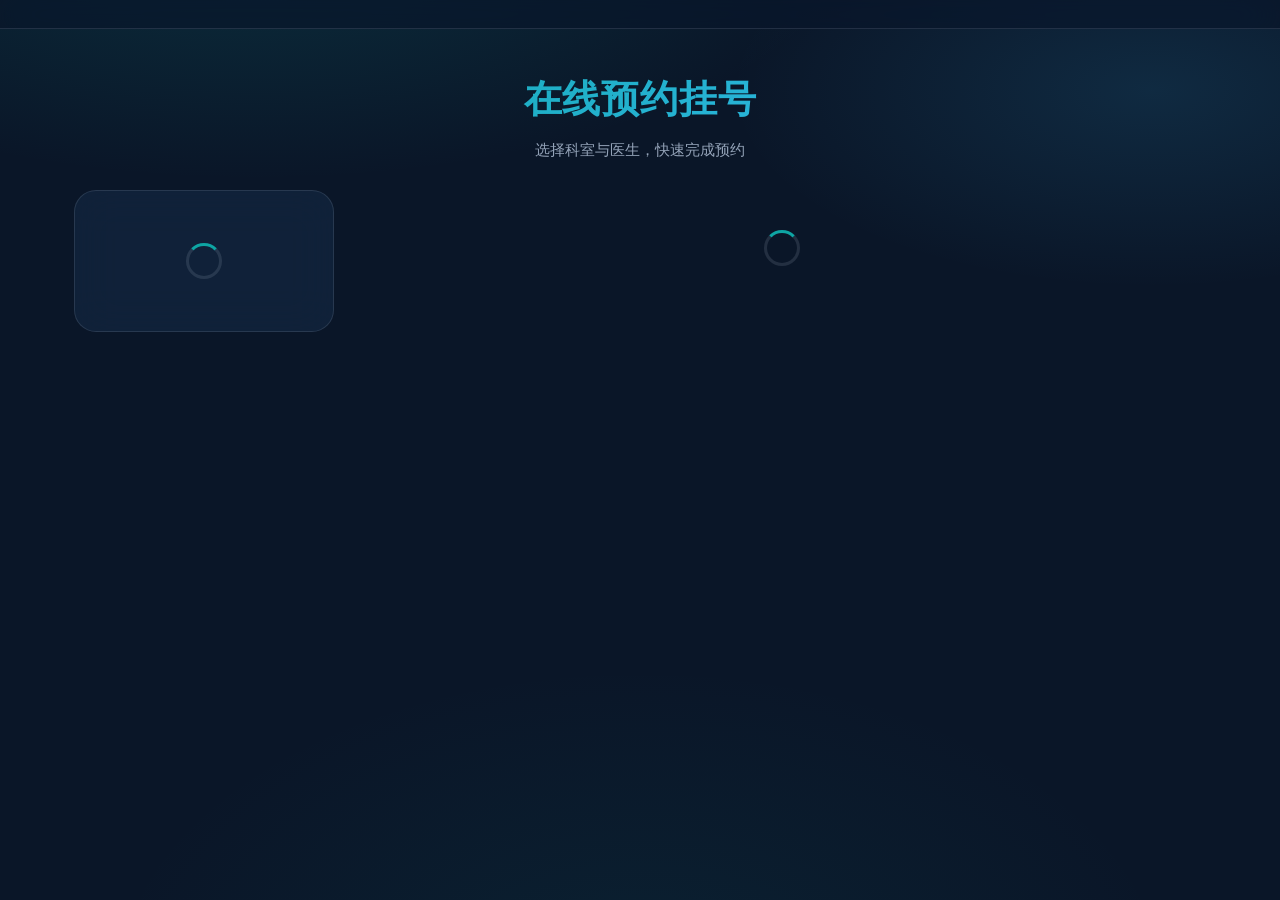
<file: src/main/resources/static/appointments.html>
<!DOCTYPE html>
<html lang="zh-CN">
<head>
<meta charset="UTF-8">
<meta name="viewport" content="width=device-width, initial-scale=1.0">
<title>在线挂号 - 智慧医院</title>
<link rel="stylesheet" href="css/style.css">
<style>
  .booking-layout { display: grid; grid-template-columns: 260px 1fr; gap: 24px; }
  .dept-list { background: var(--bg-card); border: 1px solid var(--border); border-radius: var(--radius-lg); padding: 12px; backdrop-filter: blur(20px); max-height: calc(100vh - 140px); overflow-y: auto; position: sticky; top: 90px; }
  .dept-item { padding: 12px 14px; border-radius: 12px; cursor: pointer; display: flex; align-items: center; gap: 10px; margin-bottom: 4px; transition: all .2s; }
  .dept-item:hover { background: var(--glass); }
  .dept-item.active { background: var(--brand-gradient-soft); border: 1px solid rgba(14,165,164,0.3); }
  .dept-item .icon { font-size: 20px; }
  .dept-item .name { font-size: 14.5px; font-weight: 500; }
  .dept-item .count { font-size: 12px; color: var(--text-4); margin-left: auto; }

  .doctor-card { padding: 22px; margin-bottom: 16px; display: grid; grid-template-columns: auto 1fr auto; gap: 18px; align-items: center; }
  .doctor-card .avatar-lg { width: 72px; height: 72px; font-size: 28px; }
  .doctor-card .d-name { font-size: 19px; font-weight: 700; display: flex; align-items: center; gap: 10px; margin-bottom: 4px; }
  .doctor-card .d-meta { font-size: 13.5px; color: var(--text-3); margin-bottom: 6px; }
  .doctor-card .d-spec { font-size: 13.5px; color: var(--text-2); }
  .doctor-card .fee-block { text-align: right; }
  .doctor-card .fee { font-size: 22px; font-weight: 700; }
  .doctor-card .fee small { font-size: 13px; font-weight: 400; }

  .schedule-section { margin-top: 14px; grid-column: 1 / -1; border-top: 1px solid var(--border); padding-top: 16px; }
  .sch-days { display: flex; gap: 10px; overflow-x: auto; padding-bottom: 8px; margin-bottom: 14px; }
  .sch-day { padding: 10px 16px; border-radius: 12px; background: var(--glass); border: 1px solid var(--border); cursor: pointer; text-align: center; min-width: 80px; transition: all .2s; flex-shrink: 0; }
  .sch-day.active { background: var(--brand-gradient); border-color: transparent; }
  .sch-day.active .d-date, .sch-day.active .d-week { color: #fff; }
  .sch-day .d-date { font-size: 16px; font-weight: 600; }
  .sch-day .d-week { font-size: 12px; color: var(--text-3); margin-top: 2px; }
  .sch-slots { display: flex; gap: 12px; }
  .slot { flex: 1; padding: 16px; border-radius: 14px; background: var(--glass); border: 1px solid var(--border); text-align: center; cursor: pointer; transition: all .2s; }
  .slot:hover:not(.disabled) { border-color: var(--brand-1); background: var(--brand-gradient-soft); }
  .slot.disabled { opacity: .4; cursor: not-allowed; }
  .slot.selected { background: var(--brand-gradient); border-color: transparent; }
  .slot .p { font-size: 14px; font-weight: 600; margin-bottom: 6px; }
  .slot .avail { font-size: 12.5px; color: var(--text-3); }
  .slot.selected .p, .slot.selected .avail { color: #fff; }
  .slot.full .avail { color: var(--danger); }

  @media (max-width: 900px) {
    .booking-layout { grid-template-columns: 1fr; }
    .dept-list { position: static; max-height: 200px; }
    .doctor-card { grid-template-columns: auto 1fr; }
    .doctor-card .fee-block { grid-column: 1 / -1; text-align: left; }
  }
</style>
</head>
<body>
<nav class="nav" id="nav"></nav>

<div class="container">
  <div class="page-header">
    <h1 class="page-title">在线预约挂号</h1>
    <p class="page-sub">选择科室与医生，快速完成预约</p>
  </div>

  <div class="booking-layout">
    <!-- 科室列表 -->
    <div class="dept-list" id="deptList"><div class="loading"><div class="spinner"></div></div></div>

    <!-- 医生与号源 -->
    <div id="doctorList"><div class="loading"><div class="spinner"></div></div></div>
  </div>
</div>

<!-- 预约确认弹窗 -->
<div class="modal-mask" id="okMask">
  <div class="modal" style="text-align:center">
    <div style="font-size:50px;margin-bottom:8px">🎉</div>
    <h3 style="font-size:22px">预约成功</h3>
    <div id="okInfo" style="line-height:2.2;font-size:14.5px;color:var(--text-2);margin:12px 0"></div>
    <div class="actions" style="justify-content:center">
      <button class="btn btn-ghost" onclick="location.href='index.html'">返回首页</button>
      <button class="btn btn-primary" onclick="location.href='profile.html'">查看挂号记录</button>
    </div>
  </div>
</div>

<script src="js/common.js"></script>
<script>
  requireRole('PATIENT');
  renderNav('appointments.html');
  let currentDept = null;

  (async () => {
    const depts = await api('/api/departments');
    document.getElementById('deptList').innerHTML = depts.map(d => `
      <div class="dept-item" data-id="${d.id}" onclick="selectDept(${d.id})">
        <span class="icon">${d.icon || '🏥'}</span>
        <span class="name">${escapeHtml(d.name)}</span>
      </div>`).join('');
    const pre = new URLSearchParams(location.search).get('dept');
    selectDept(pre ? Number(pre) : depts[0].id);
  })();

  async function selectDept(id) {
    currentDept = id;
    document.querySelectorAll('.dept-item').forEach(el => el.classList.toggle('active', Number(el.dataset.id) === id));
    const doctors = await api('/api/doctors?departmentId=' + id);
    if (!doctors.length) {
      document.getElementById('doctorList').innerHTML = '<div class="card empty"><div class="empty-icon">🏥</div>该科室暂无医生排班</div>';
      return;
    }
    document.getElementById('doctorList').innerHTML = doctors.map(d => `
      <div class="card doctor-card">
        <div class="avatar-lg">${escapeHtml(d.name.charAt(0))}</div>
        <div>
          <div class="d-name">${escapeHtml(d.name)}<span class="tag">${escapeHtml(d.title)}</span></div>
          <div class="d-meta">${escapeHtml(d.departmentName)}</div>
          <div class="d-spec">专长：${escapeHtml(d.specialty || '综合诊疗')}</div>
        </div>
        <div class="fee-block">
          <div class="fee">¥${d.fee}<small>/次</small></div>
        </div>
        <div class="schedule-section" id="sch-${d.id}">
          <div class="sch-days" id="days-${d.id}"></div>
          <div class="sch-slots" id="slots-${d.id}"></div>
        </div>
      </div>`).join('');
    doctors.forEach(d => loadSchedules(d));
  }

  async function loadSchedules(doctor) {
    const start = new Date();
    const end = new Date(Date.now() + 13 * 864e5);
    const fmt = d => d.toISOString().slice(0, 10);
    const list = await api(`/api/schedules?doctorId=${doctor.id}&start=${fmt(start)}&end=${fmt(end)}`);
    const days = [...new Set(list.map(s => s.date))].slice(0, 7);
    if (!days.length) {
      document.getElementById('sch-' + doctor.id).innerHTML = '<div class="muted" style="text-align:center;padding:20px">未来7天暂无排班</div>';
      return;
    }
    const daysHtml = days.map((date, i) => {
      const d = new Date(date);
      return `<div class="sch-day ${i === 0 ? 'active' : ''}" data-date="${date}" onclick="selectDay(${doctor.id},'${date}')">
        <div class="d-date">${String(d.getMonth()+1).padStart(2,'0')}-${String(d.getDate()).padStart(2,'0')}</div>
        <div class="d-week">${weekOf(date)}</div>
      </div>`;
    }).join('');
    document.getElementById('days-' + doctor.id).innerHTML = daysHtml;
    window._schData = window._schData || {};
    window._schData[doctor.id] = { list, days, doctor };
    renderSlots(doctor.id, days[0]);
  }

  function selectDay(docId, date) {
    document.querySelectorAll('#days-' + docId + ' .sch-day').forEach(el => el.classList.toggle('active', el.dataset.date === date));
    renderSlots(docId, date);
  }

  function renderSlots(docId, date) {
    const { list, doctor } = window._schData[docId];
    const dayList = list.filter(s => s.date === date);
    const byPeriod = {};
    dayList.forEach(s => byPeriod[s.period] = s);
    const slots = ['AM', 'PM'].map(p => {
      const s = byPeriod[p];
      if (!s) return `<div class="slot disabled"><div class="p">${periodText(p)}</div><div class="avail">无号源</div></div>`;
      const full = s.available <= 0;
      return `<div class="slot ${full ? 'full' : ''}" ${full ? '' : `onclick="book(${s.id}, ${JSON.stringify(doctor).replace(/"/g,'&quot;')}, '${date}', '${p}')"`}>
        <div class="p">${periodText(p)}</div>
        <div class="avail">${full ? '已约满' : `剩余 ${s.available} 个号`}</div>
      </div>`;
    }).join('');
    document.getElementById('slots-' + docId).innerHTML = slots;
  }

  async function book(scheduleId, doctor, date, period) {
    if (!confirm(`确认预约 ${doctor.name} ${fmtDate(date)} ${periodText(period)}？`)) return;
    try {
      const r = await api('/api/appointments', { method: 'POST', body: { scheduleId } });
      document.getElementById('okInfo').innerHTML = `
        <div><b>${escapeHtml(doctor.name)}</b> · ${escapeHtml(doctor.title)}</div>
        <div>${fmtDate(date)} ${weekOf(date)} ${periodText(period)}</div>
        <div>就诊序号：<b style="color:var(--brand-2)">${r.queueNo}</b> 号</div>`;
      document.getElementById('okMask').classList.add('show');
    } catch (e) { toast(e.message, true); }
  }
</script>
</body>
</html>
</file>
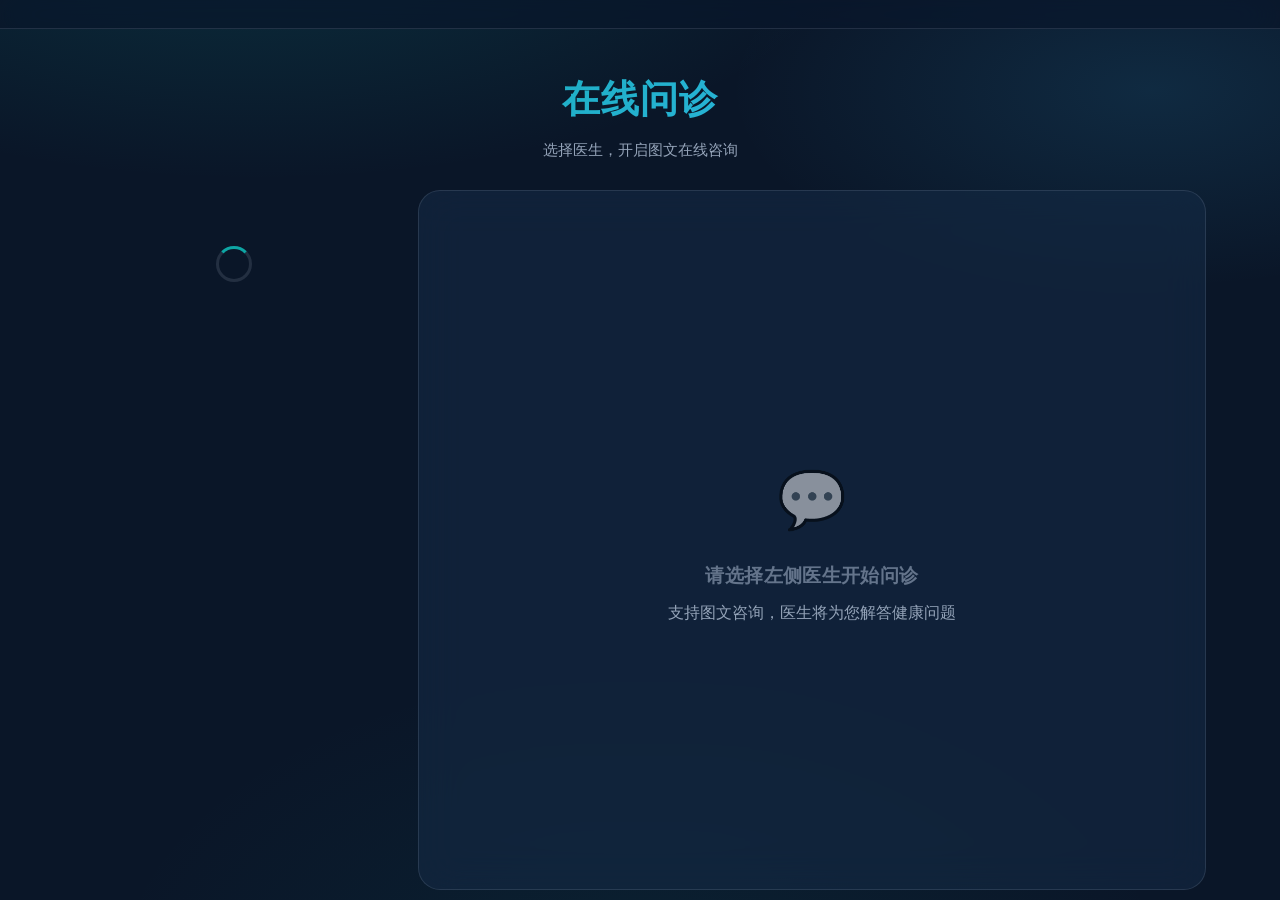
<file: src/main/resources/static/consult.html>
<!DOCTYPE html>
<html lang="zh-CN">
<head>
<meta charset="UTF-8">
<meta name="viewport" content="width=device-width, initial-scale=1.0">
<title>在线问诊 - 智慧医院</title>
<link rel="stylesheet" href="css/style.css">
<style>
  .consult-layout { display: grid; grid-template-columns: 320px 1fr; gap: 24px; min-height: calc(100vh - 200px); }
  .dept-picker { display: flex; gap: 8px; flex-wrap: wrap; margin-bottom: 16px; }
  .dept-pill { padding: 7px 14px; border-radius: 100px; background: var(--glass); border: 1px solid var(--border); font-size: 13px; cursor: pointer; transition: all .2s; color: var(--text-2); }
  .dept-pill.active { background: var(--brand-gradient); color: #fff; border-color: transparent; }
  .doctor-card { padding: 16px; margin-bottom: 10px; cursor: pointer; transition: all .2s; }
  .doctor-card:hover { transform: translateY(-2px); border-color: var(--brand-1); }
  .doctor-card .row { margin-bottom: 8px; }
  .doctor-card .d-name { font-size: 16px; font-weight: 600; }
  .doctor-card .d-info { font-size: 12.5px; color: var(--text-3); }
  .chat-panel { display: flex; flex-direction: column; background: var(--bg-card); border: 1px solid var(--border); border-radius: var(--radius-lg); overflow: hidden; backdrop-filter: blur(20px); }
  .chat-header { padding: 18px 22px; border-bottom: 1px solid var(--border); display: flex; align-items: center; gap: 12px; }
  .chat-header .avatar-md { width: 42px; height: 42px; font-size: 18px; }
  .chat-messages { flex: 1; padding: 22px; overflow-y: auto; display: flex; flex-direction: column; gap: 14px; min-height: 300px; }
  .msg { max-width: 80%; display: flex; gap: 10px; align-items: flex-start; }
  .msg.user { align-self: flex-end; flex-direction: row-reverse; }
  .msg .m-avatar { width: 34px; height: 34px; border-radius: 9px; display: flex; align-items: center; justify-content: center; font-size: 16px; flex-shrink: 0; }
  .msg.user .m-avatar { background: var(--glass-strong); }
  .msg.ai .m-avatar { background: var(--brand-gradient); }
  .m-bubble { padding: 12px 16px; border-radius: 14px; font-size: 14.5px; line-height: 1.7; }
  .msg.ai .m-bubble { background: var(--glass); border: 1px solid var(--border); border-top-left-radius: 4px; }
  .msg.user .m-bubble { background: var(--brand-gradient); color: #fff; border-top-right-radius: 4px; }
  .chat-input { padding: 14px 18px; border-top: 1px solid var(--border); display: flex; gap: 10px; }
  .empty-chat { display: flex; flex-direction: column; align-items: center; justify-content: center; height: 100%; color: var(--text-4); text-align: center; padding: 40px; }
  .empty-chat .icon { font-size: 56px; margin-bottom: 16px; opacity: .5; }
  @media (max-width: 900px) { .consult-layout { grid-template-columns: 1fr; } }
</style>
</head>
<body>
<nav class="nav" id="nav"></nav>

<div class="container">
  <div class="page-header">
    <h1 class="page-title">在线问诊</h1>
    <p class="page-sub">选择医生，开启图文在线咨询</p>
  </div>

  <div class="consult-layout">
    <!-- 左侧：科室 + 医生 -->
    <div>
      <div class="dept-picker" id="deptPicker"></div>
      <div id="doctorList"><div class="loading"><div class="spinner"></div></div></div>
    </div>

    <!-- 右侧：聊天 -->
    <div class="chat-panel">
      <div class="chat-header" id="chatHeader" style="display:none">
        <div class="avatar-md" id="chatAvatar"></div>
        <div>
          <div style="font-weight:600" id="chatName"></div>
          <div style="font-size:12.5px;color:var(--text-3)"><span class="dot live"></span> 在线</div>
        </div>
      </div>
      <div class="chat-messages" id="messages">
        <div class="empty-chat" id="emptyChat">
          <div class="icon">💬</div>
          <h3>请选择左侧医生开始问诊</h3>
          <p class="muted" style="margin-top:8px">支持图文咨询，医生将为您解答健康问题</p>
        </div>
      </div>
      <div class="chat-input" id="chatInput" style="display:none">
        <input class="input" id="msgInput" placeholder="请描述您的问题..." onkeydown="if(event.key==='Enter')sendMsg()">
        <button class="btn btn-primary" onclick="sendMsg()">发送</button>
      </div>
    </div>
  </div>
</div>

<script src="js/common.js"></script>
<script>
  requireRole('PATIENT');
  renderNav('consult.html');
  let currentDoctor = null;
  let sessionId = null;

  (async () => {
    const depts = await api('/api/departments');
    document.getElementById('deptPicker').innerHTML = '<div class="dept-pill active" data-id="">全部</div>' +
      depts.map(d => `<div class="dept-pill" data-id="${d.id}">${escapeHtml(d.name)}</div>`).join('');
    document.querySelectorAll('.dept-pill').forEach(p => p.addEventListener('click', () => {
      document.querySelectorAll('.dept-pill').forEach(x => x.classList.remove('active'));
      p.classList.add('active');
      loadDoctors(p.dataset.id);
    }));
    loadDoctors('');
  })();

  async function loadDoctors(deptId) {
    const url = deptId ? '/api/doctors?departmentId=' + deptId : '/api/doctors';
    const docs = await api(url);
    if (!docs.length) {
      document.getElementById('doctorList').innerHTML = '<div class="muted" style="text-align:center;padding:30px">该科室暂无医生</div>';
      return;
    }
    document.getElementById('doctorList').innerHTML = docs.map(d => `
      <div class="card doctor-card" onclick="selectDoctor(${JSON.stringify(d).replace(/"/g,'&quot;')})">
        <div class="row">
          <div class="avatar-md">${escapeHtml(d.name.charAt(0))}</div>
          <div style="margin-left:8px">
            <div class="d-name">${escapeHtml(d.name)} <span class="tag" style="font-size:11px">${escapeHtml(d.title)}</span></div>
            <div class="d-info">${escapeHtml(d.departmentName)}</div>
          </div>
          <div class="spacer"></div>
          <span class="dot live" title="在线"></span>
        </div>
        <div class="d-info">专长：${escapeHtml(d.specialty || '综合诊疗')}</div>
      </div>`).join('');
  }

  function selectDoctor(d) {
    currentDoctor = d;
    sessionId = 'consult_' + d.id + '_' + Date.now();
    document.getElementById('chatHeader').style.display = 'flex';
    document.getElementById('chatInput').style.display = 'flex';
    document.getElementById('chatAvatar').textContent = d.name.charAt(0);
    document.getElementById('chatName').textContent = d.name + ' · ' + d.title;
    document.getElementById('emptyChat').style.display = 'none';
    document.getElementById('messages').innerHTML = `
      <div class="msg ai">
        <div class="m-avatar">${escapeHtml(d.name.charAt(0))}</div>
        <div class="m-bubble">您好，我是 ${escapeHtml(d.name)} 医生。请问有什么可以帮您？请详细描述您的症状或健康问题。</div>
      </div>`;
  }

  async function sendMsg() {
    const input = document.getElementById('msgInput');
    const msg = input.value.trim();
    if (!msg || !currentDoctor) return;
    input.value = '';
    appendMsg('user', msg);

    const typing = appendMsg('ai', '<div class="typing" style="display:flex;gap:5px"><span style="width:7px;height:7px;border-radius:50%;background:var(--text-4);animation:typing 1.2s infinite"></span><span style="width:7px;height:7px;border-radius:50%;background:var(--text-4);animation:typing 1.2s .2s infinite"></span><span style="width:7px;height:7px;border-radius:50%;background:var(--text-4);animation:typing 1.2s .4s infinite"></span></div>');

    try {
      const res = await fetch('/api/ai/chat', {
        method: 'POST', headers: { 'Content-Type': 'application/json', 'X-Auth-Token': localStorage.getItem('token') || '' },
        body: JSON.stringify({ sessionId, message: '我咨询的医生是' + currentDoctor.name + '，问题：' + msg })
      });
      const data = await res.json();
      if (data.code !== 200) throw new Error(data.message);
      typing.querySelector('.m-bubble').innerHTML = escapeHtml(data.data.reply);
    } catch (e) {
      typing.querySelector('.m-bubble').innerHTML = '抱歉，医生暂时无法回复，请稍后再试。';
    }
  }

  function appendMsg(role, html) {
    const box = document.getElementById('messages');
    const div = document.createElement('div');
    div.className = 'msg ' + role;
    div.innerHTML = `<div class="m-avatar">${role === 'ai' ? (currentDoctor ? currentDoctor.name.charAt(0) : '👨‍⚕️') : '👤'}</div><div class="m-bubble">${html}</div>`;
    box.appendChild(div);
    box.scrollTop = box.scrollHeight;
    return div;
  }
</script>
</body>
</html>
</file>
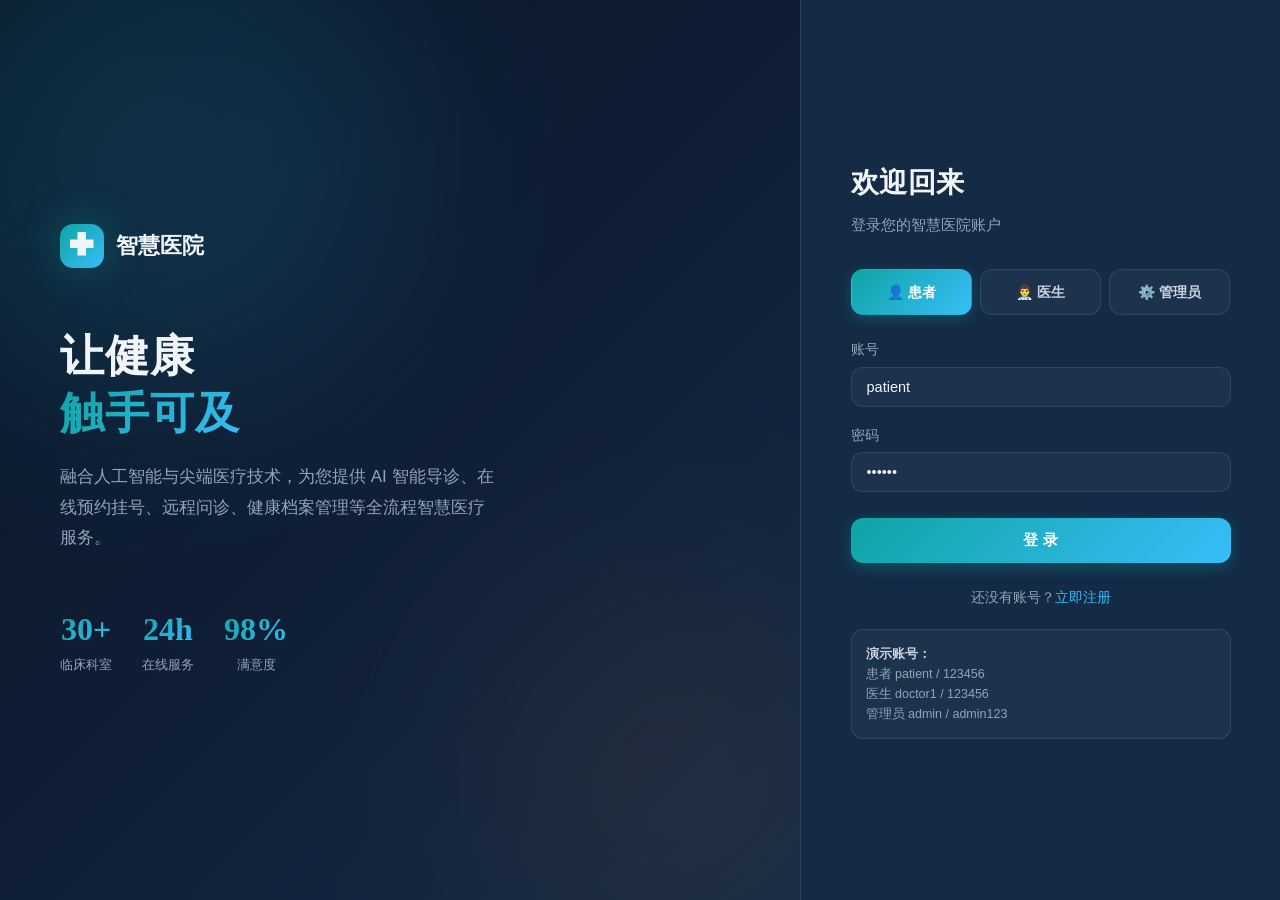
<file: src/main/resources/static/login.html>
<!DOCTYPE html>
<html lang="zh-CN">
<head>
<meta charset="UTF-8">
<meta name="viewport" content="width=device-width, initial-scale=1.0">
<title>登录 - 智慧医院</title>
<link rel="stylesheet" href="css/style.css">
<style>
  body { display: flex; min-height: 100vh; }
  .auth-left {
    flex: 1; position: relative;
    background: linear-gradient(135deg, #0a1628 0%, #0f1e35 50%, #142a45 100%);
    display: flex; flex-direction: column; justify-content: center;
    padding: 60px; overflow: hidden;
  }
  .auth-left::before {
    content: ''; position: absolute; width: 500px; height: 500px;
    border-radius: 50%; background: var(--brand-gradient); filter: blur(100px);
    opacity: .15; top: -100px; left: -100px;
  }
  .auth-left::after {
    content: ''; position: absolute; width: 400px; height: 400px;
    border-radius: 50%; background: var(--accent); filter: blur(120px);
    opacity: .08; bottom: -80px; right: -80px;
  }
  .auth-brand { display: flex; align-items: center; gap: 12px; font-family: "Noto Serif SC", serif; font-size: 22px; font-weight: 700; margin-bottom: 60px; position: relative; }
  .auth-brand .logo { width: 44px; height: 44px; border-radius: 13px; background: var(--brand-gradient); display: flex; align-items: center; justify-content: center; font-size: 24px; box-shadow: var(--brand-glow); }
  .auth-left h1 { font-size: 44px; line-height: 1.3; margin-bottom: 20px; position: relative; }
  .auth-left h1 .grad { background: var(--brand-gradient); -webkit-background-clip: text; background-clip: text; -webkit-text-fill-color: transparent; }
  .auth-left p { font-size: 17px; color: var(--text-3); line-height: 1.8; max-width: 440px; position: relative; }
  .auth-features { margin-top: 50px; display: flex; gap: 30px; position: relative; }
  .auth-feat { text-align: center; }
  .auth-feat .n { font-size: 32px; font-weight: 700; font-family: "Noto Serif SC", serif; background: var(--brand-gradient); -webkit-background-clip: text; background-clip: text; -webkit-text-fill-color: transparent; }
  .auth-feat .l { font-size: 13px; color: var(--text-3); }

  .auth-right {
    width: 480px; background: var(--bg-surface); border-left: 1px solid var(--border);
    display: flex; align-items: center; justify-content: center; padding: 40px;
  }
  .auth-box { width: 100%; max-width: 380px; }
  .auth-box h2 { font-size: 28px; margin-bottom: 8px; }
  .auth-box .sub { color: var(--text-3); margin-bottom: 32px; font-size: 14.5px; }
  .role-tabs { display: flex; gap: 8px; margin-bottom: 24px; }
  .role-tab { flex: 1; padding: 11px; border-radius: 12px; text-align: center; cursor: pointer; font-size: 14px; font-weight: 600; background: var(--glass); border: 1px solid var(--border); color: var(--text-2); transition: all .2s; }
  .role-tab.active { background: var(--brand-gradient); color: #fff; border-color: transparent; box-shadow: 0 4px 14px rgba(14,165,164,0.3); }
  .form-item { margin-bottom: 18px; }
  .auth-box .btn-block { margin-top: 8px; padding: 13px; font-size: 15px; }
  .auth-foot { text-align: center; margin-top: 24px; color: var(--text-3); font-size: 13.5px; }
  .demo { margin-top: 20px; padding: 14px; background: var(--glass); border: 1px solid var(--border); border-radius: 12px; font-size: 12.5px; color: var(--text-3); }
  .demo b { color: var(--text-2); }
  @media (max-width: 900px) { .auth-left { display: none; } .auth-right { width: 100%; border: none; } }
</style>
</head>
<body>
<div class="auth-left">
  <div class="auth-brand"><div class="logo">✚</div>智慧医院</div>
  <h1>让健康<br><span class="grad">触手可及</span></h1>
  <p>融合人工智能与尖端医疗技术，为您提供 AI 智能导诊、在线预约挂号、远程问诊、健康档案管理等全流程智慧医疗服务。</p>
  <div class="auth-features">
    <div class="auth-feat"><div class="n">30+</div><div class="l">临床科室</div></div>
    <div class="auth-feat"><div class="n">24h</div><div class="l">在线服务</div></div>
    <div class="auth-feat"><div class="n">98%</div><div class="l">满意度</div></div>
  </div>
</div>

<div class="auth-right">
  <div class="auth-box">
    <h2>欢迎回来</h2>
    <p class="sub">登录您的智慧医院账户</p>
    <div class="role-tabs">
      <div class="role-tab active" data-role="PATIENT" onclick="selectRole('PATIENT')">👤 患者</div>
      <div class="role-tab" data-role="DOCTOR" onclick="selectRole('DOCTOR')">👨‍⚕️ 医生</div>
      <div class="role-tab" data-role="ADMIN" onclick="selectRole('ADMIN')">⚙️ 管理员</div>
    </div>
    <div class="form-item">
      <label>账号</label>
      <input class="input" id="username" placeholder="请输入账号" value="patient">
    </div>
    <div class="form-item">
      <label>密码</label>
      <input class="input" id="password" type="password" placeholder="请输入密码" value="123456" onkeydown="if(event.key==='Enter')login()">
    </div>
    <button class="btn btn-primary btn-block" onclick="login()">登 录</button>
    <div class="auth-foot">还没有账号？<a href="register.html">立即注册</a></div>
    <div class="demo" id="demo">
      <b>演示账号：</b><br>
      患者 patient / 123456<br>
      医生 doctor1 / 123456<br>
      管理员 admin / admin123
    </div>
  </div>
</div>

<script>
  let role = 'PATIENT';
  function selectRole(r) {
    role = r;
    document.querySelectorAll('.role-tab').forEach(t => t.classList.toggle('active', t.dataset.role === r));
    const map = { PATIENT: ['patient', '123456'], DOCTOR: ['doctor1', '123456'], ADMIN: ['admin', 'admin123'] };
    document.getElementById('username').value = map[r][0];
    document.getElementById('password').value = map[r][1];
  }
  async function login() {
    const u = document.getElementById('username').value.trim();
    const p = document.getElementById('password').value;
    if (!u || !p) return;
    try {
      const res = await fetch('/api/auth/login', { method: 'POST', headers: { 'Content-Type': 'application/json' }, body: JSON.stringify({ username: u, password: p }) });
      const data = await res.json();
      if (data.code !== 200) { alert(data.message); return; }
      localStorage.setItem('token', data.data.token);
      localStorage.setItem('user', JSON.stringify(data.data.user));
      const redirect = new URLSearchParams(location.search).get('redirect');
      const home = data.data.user.role === 'DOCTOR' ? 'workbench.html' : data.data.user.role === 'ADMIN' ? 'admin.html' : 'index.html';
      location.href = redirect || home;
    } catch (e) { alert('登录失败'); }
  }
</script>
</body>
</html>
</file>
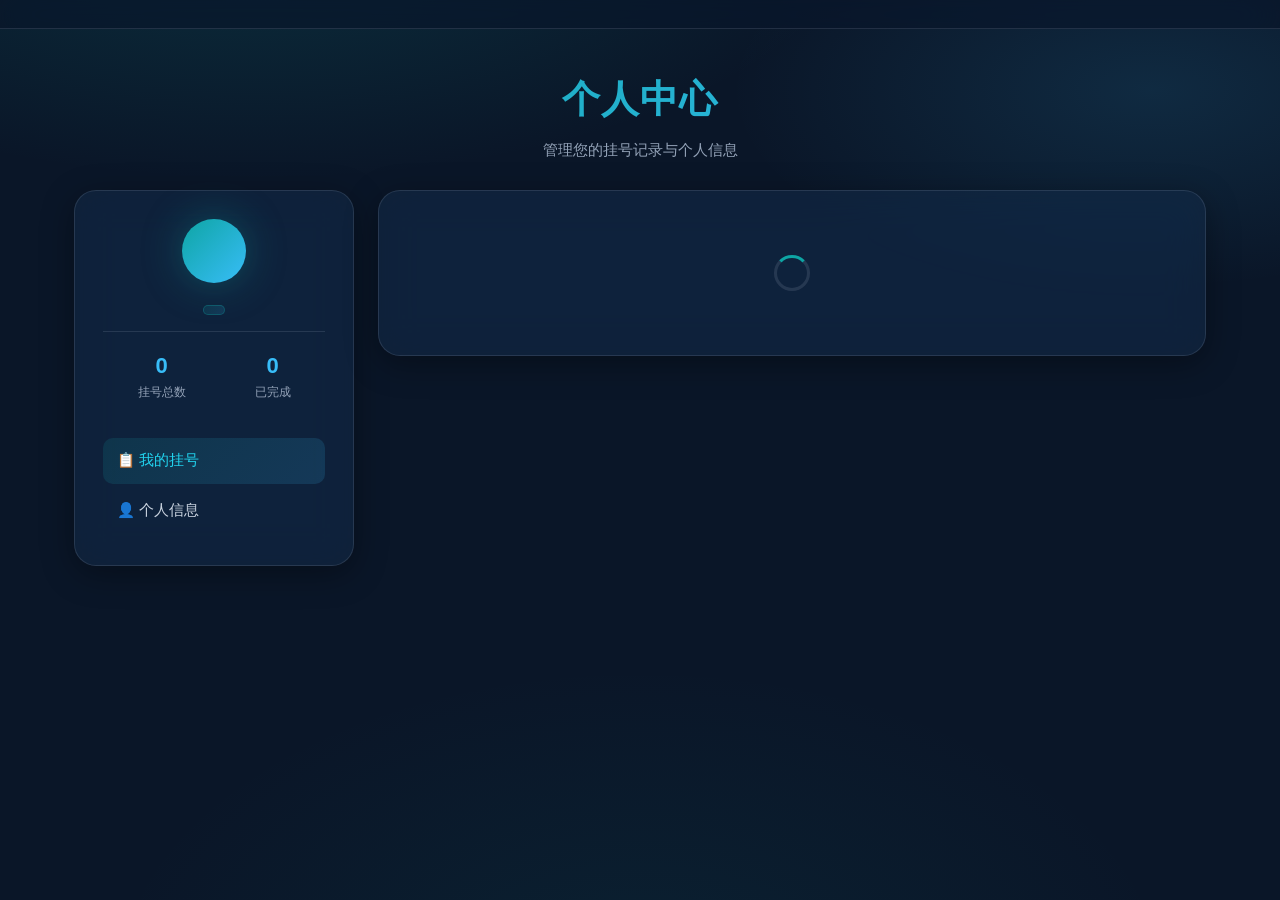
<file: src/main/resources/static/profile.html>
<!DOCTYPE html>
<html lang="zh-CN">

<head>
  <meta charset="UTF-8">
  <meta name="viewport" content="width=device-width, initial-scale=1.0">
  <title>个人中心 - 智慧医院</title>
  <link rel="stylesheet" href="css/style.css">
  <style>
    .profile-layout {
      display: grid;
      grid-template-columns: 280px 1fr;
      gap: 24px;
    }

    .profile-card {
      padding: 28px;
      text-align: center;
      position: sticky;
      top: 90px;
    }

    .profile-card .avatar-lg {
      margin: 0 auto 14px;
    }

    .profile-card .name {
      font-size: 20px;
      font-weight: 700;
      margin-bottom: 4px;
    }

    .profile-card .role {
      display: inline-block;
      margin-bottom: 18px;
    }

    .profile-stat {
      display: flex;
      justify-content: space-around;
      padding: 16px 0;
      border-top: 1px solid var(--border);
      margin-top: 8px;
    }

    .profile-stat .n {
      font-size: 22px;
      font-weight: 700;
      color: var(--brand-2);
    }

    .profile-stat .l {
      font-size: 12px;
      color: var(--text-3);
    }

    .menu {
      margin-top: 20px;
      text-align: left;
    }

    .menu-item {
      padding: 11px 14px;
      border-radius: 10px;
      cursor: pointer;
      font-size: 14.5px;
      color: var(--text-2);
      margin-bottom: 4px;
      display: flex;
      align-items: center;
      gap: 10px;
      transition: all .2s;
    }

    .menu-item:hover {
      background: var(--glass);
      color: var(--text-1);
    }

    .menu-item.active {
      background: var(--brand-gradient-soft);
      color: var(--brand-3);
    }

    .tab-content {
      display: none;
    }

    .tab-content.active {
      display: block;
    }

    .appt-item {
      padding: 18px;
      margin-bottom: 12px;
      display: grid;
      grid-template-columns: auto 1fr auto;
      gap: 16px;
      align-items: center;
    }

    .appt-item .avatar-md {
      grid-row: span 2;
    }

    .appt-item .a-doctor {
      font-size: 16px;
      font-weight: 600;
    }

    .appt-item .a-info {
      font-size: 13px;
      color: var(--text-3);
      margin-top: 4px;
    }

    .appt-item .a-no {
      font-size: 22px;
      font-weight: 700;
      color: var(--brand-2);
      font-family: "Noto Serif SC", serif;
    }

    @media (max-width: 900px) {
      .profile-layout {
        grid-template-columns: 1fr;
      }

      .profile-card {
        position: static;
      }
    }
  </style>
</head>

<body>
  <nav class="nav" id="nav"></nav>

  <div class="container">
    <div class="page-header">
      <h1 class="page-title">个人中心</h1>
      <p class="page-sub">管理您的挂号记录与个人信息</p>
    </div>

    <div class="profile-layout">
      <!-- 左侧 -->
      <div class="card profile-card">
        <div class="avatar-lg" id="pAvatar"></div>
        <div class="name" id="pName"></div>
        <span class="tag" id="pRole"></span>
        <div class="profile-stat">
          <div>
            <div class="n" id="statCount">0</div>
            <div class="l">挂号总数</div>
          </div>
          <div>
            <div class="n" id="statDone">0</div>
            <div class="l">已完成</div>
          </div>
        </div>
        <div class="menu">
          <div class="menu-item active" data-tab="appts" onclick="switchTab('appts')">📋 我的挂号</div>
          <div class="menu-item" data-tab="info" onclick="switchTab('info')">👤 个人信息</div>
        </div>
      </div>

      <!-- 右侧内容 -->
      <div>
        <!-- 挂号记录 -->
        <div class="tab-content active" id="tab-appts">
          <div class="card" id="apptList">
            <div class="loading">
              <div class="spinner"></div>
            </div>
          </div>
        </div>

        <!-- 个人信息 -->
        <div class="tab-content" id="tab-info">
          <div class="card">
            <h3 style="margin-bottom:18px">个人信息</h3>
            <div class="form-grid">
              <div class="form-item"><label>姓名</label><input class="input" id="infoName"></div>
              <div class="form-item"><label>手机号</label><input class="input" id="infoPhone"></div>
              <div class="form-item"><label>性别</label><select class="input" id="infoGender">
                  <option>男</option>
                  <option>女</option>
                </select></div>
              <div class="form-item"><label>年龄</label><input class="input" id="infoAge" type="number"></div>
            </div>
            <div class="form-item"><label>身份证号</label><input class="input" id="infoIdCard" placeholder="选填"></div>
            <div class="form-item"><label>地址</label><input class="input" id="infoAddress" placeholder="选填"></div>
            <button class="btn btn-primary" onclick="saveInfo()">保存修改</button>
          </div>
        </div>
      </div>
    </div>
  </div>

  <script src="js/common.js"></script>
  <script>
    requireRole('PATIENT');
    renderNav('profile.html');
    const u = getUser();
    document.getElementById('pAvatar').textContent = u.name.charAt(0);
    document.getElementById('pName').textContent = u.name;
    const roleMap = { PATIENT: '患者', DOCTOR: '医生', ADMIN: '管理员' };
    document.getElementById('pRole').textContent = roleMap[u.role] || u.role;

    function switchTab(t) {
      document.querySelectorAll('.menu-item').forEach(m => m.classList.toggle('active', m.dataset.tab === t));
      document.querySelectorAll('.tab-content').forEach(c => c.classList.remove('active'));
      document.getElementById('tab-' + t).classList.add('active');
    }

    async function loadAppts() {
      const list = await api('/api/appointments/mine');
      const statusMap = { BOOKED: { text: '已预约', cls: '' }, CANCELLED: { text: '已取消', cls: 'danger' }, FINISHED: { text: '已完成', cls: 'success' } };
      document.getElementById('statCount').textContent = list.length;
      document.getElementById('statDone').textContent = list.filter(a => a.status === 'FINISHED').length;
      if (!list.length) {
        document.getElementById('apptList').innerHTML = '<div class="empty"><div class="empty-icon">📋</div>暂无挂号记录，<a href="appointments.html">去挂号</a></div>';
        return;
      }
      document.getElementById('apptList').innerHTML = list.map(a => {
        const st = statusMap[a.status] || { text: a.status, cls: 'gray' };
        return `<div class="card appt-item">
        <div class="avatar-md">${escapeHtml(a.doctorName.charAt(0))}</div>
        <div>
          <div class="a-doctor">${escapeHtml(a.doctorName)} <span class="tag gray">${escapeHtml(a.title)}</span></div>
          <div class="a-info">${escapeHtml(a.departmentName)} · ${fmtDate(a.date)} ${weekOf(a.date)} ${periodText(a.period)}</div>
          <div class="a-info">挂号序号：<b class="text-brand">${a.queueNo}</b> 号</div>
        </div>
        <div style="text-align:right">
          <div class="a-no">${a.queueNo}</div>
          <span class="tag ${st.cls}">${st.text}</span>
          ${a.status === 'BOOKED' ? `<div style="margin-top:8px"><button class="btn btn-danger btn-sm" onclick="cancel(${a.id})">取消挂号</button></div>` : ''}
        </div>
      </div>`;
      }).join('');
    }

    async function cancel(id) {
      if (!confirm('确认取消该挂号？')) return;
      try { await api('/api/appointments/' + id + '/cancel', { method: 'POST' }); toast('已取消'); loadAppts(); }
      catch (e) { toast(e.message, true); }
    }

    async function loadInfo() {
      const p = await api('/api/auth/me');
      document.getElementById('infoName').value = p.name || '';
      document.getElementById('infoPhone').value = p.phone || '';
      document.getElementById('infoGender').value = p.gender || '男';
      document.getElementById('infoAge').value = p.age || '';
      document.getElementById('infoIdCard').value = p.idCard || '';
      document.getElementById('infoAddress').value = p.address || '';
    }

    async function saveInfo() {
      try {
        await api('/api/auth/me', {
          method: 'PUT', body: {
            name: document.getElementById('infoName').value,
            phone: document.getElementById('infoPhone').value,
            gender: document.getElementById('infoGender').value,
            age: Number(document.getElementById('infoAge').value) || null,
            idCard: document.getElementById('infoIdCard').value,
            address: document.getElementById('infoAddress').value
          }
        });
        const user = getUser(); user.name = document.getElementById('infoName').value;
        localStorage.setItem('user', JSON.stringify(user));
        toast('保存成功'); renderNav('profile.html');
        document.getElementById('pAvatar').textContent = user.name.charAt(0);
        document.getElementById('pName').textContent = user.name;
      } catch (e) { toast(e.message, true); }
    }

    loadAppts();
    loadInfo();
  </script>
</body>

</html>
</file>
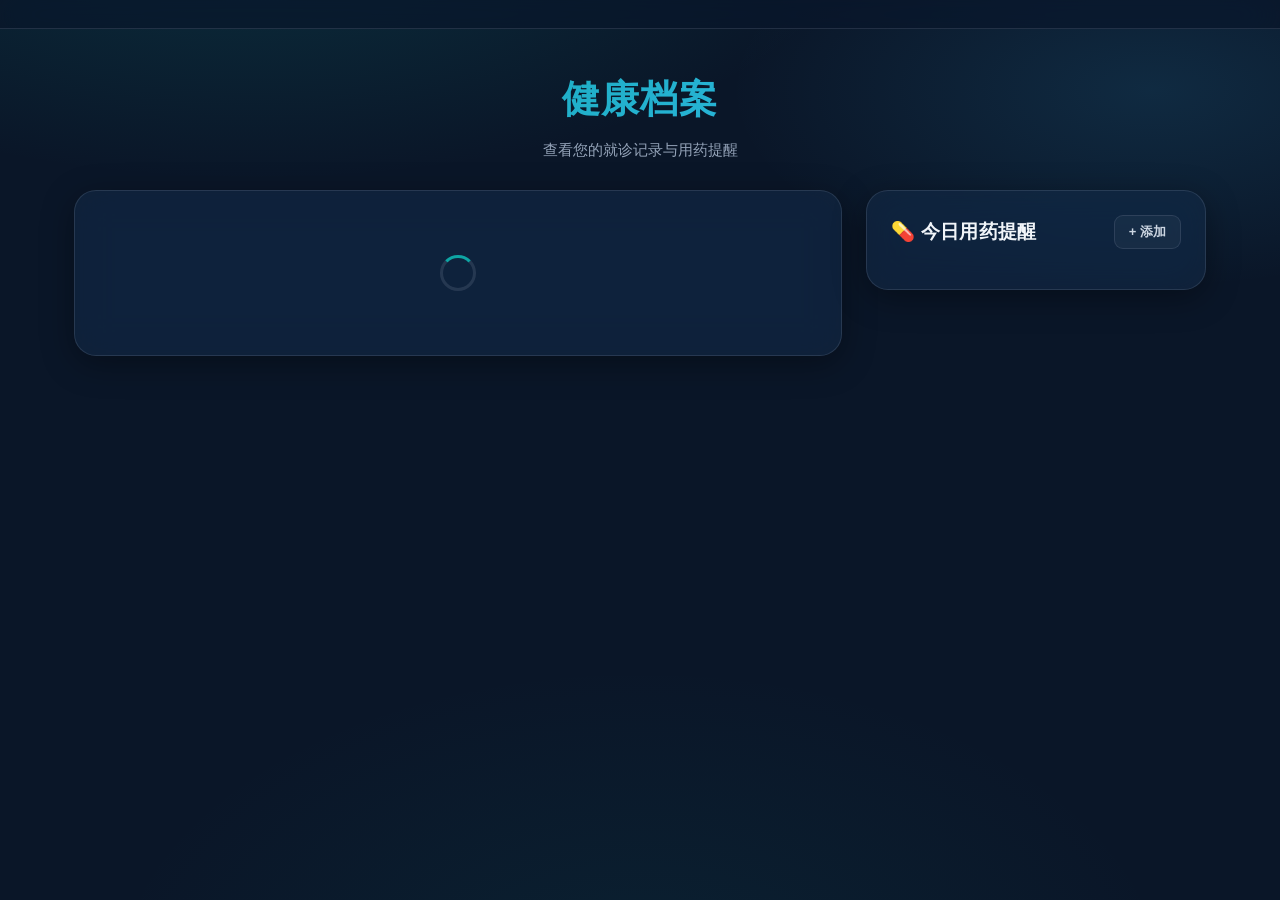
<file: src/main/resources/static/records.html>
<!DOCTYPE html>
<html lang="zh-CN">
<head>
<meta charset="UTF-8">
<meta name="viewport" content="width=device-width, initial-scale=1.0">
<title>健康档案 - 智慧医院</title>
<link rel="stylesheet" href="css/style.css">
<style>
  .records-layout { display: grid; grid-template-columns: 1fr 340px; gap: 24px; }
  .record-card { padding: 20px; margin-bottom: 14px; }
  .record-card .r-head { display: flex; justify-content: space-between; align-items: flex-start; margin-bottom: 12px; }
  .record-card .r-doctor { font-size: 16px; font-weight: 600; }
  .record-card .r-meta { font-size: 12.5px; color: var(--text-3); margin-top: 2px; }
  .record-card .r-section { margin-top: 12px; }
  .record-card .r-label { font-size: 12px; color: var(--text-4); margin-bottom: 4px; }
  .record-card .r-val { font-size: 14px; color: var(--text-2); }
  .record-card .r-ai { margin-top: 14px; padding: 12px; background: var(--brand-gradient-soft); border-radius: 12px; font-size: 13px; color: var(--brand-3); border: 1px solid rgba(14,165,164,0.2); }
  .med-item { display: flex; align-items: center; gap: 12px; padding: 14px; background: var(--glass); border-radius: 12px; margin-bottom: 10px; }
  .med-icon { width: 40px; height: 40px; border-radius: 10px; background: var(--brand-gradient-soft); display: flex; align-items: center; justify-content: center; font-size: 20px; }
  .med-info { flex: 1; }
  .med-name { font-size: 14.5px; font-weight: 600; }
  .med-desc { font-size: 12.5px; color: var(--text-3); margin-top: 2px; }
  .med-done { text-decoration: line-through; opacity: .5; }
  @media (max-width: 900px) { .records-layout { grid-template-columns: 1fr; } }
</style>
</head>
<body>
<nav class="nav" id="nav"></nav>

<div class="container">
  <div class="page-header">
    <h1 class="page-title">健康档案</h1>
    <p class="page-sub">查看您的就诊记录与用药提醒</p>
  </div>

  <div class="records-layout">
    <!-- 就诊记录 -->
    <div>
      <div class="card" id="recordList"><div class="loading"><div class="spinner"></div></div></div>
    </div>

    <!-- 用药提醒 -->
    <div>
      <div class="card">
        <div class="row" style="margin-bottom:16px">
          <h3 style="margin:0">💊 今日用药提醒</h3>
          <div class="spacer"></div>
          <button class="btn btn-ghost btn-sm" onclick="openMedModal()">+ 添加</button>
        </div>
        <div id="medList"></div>
      </div>
    </div>
  </div>
</div>

<!-- 添加用药弹窗 -->
<div class="modal-mask" id="medMask">
  <div class="modal">
    <h3>添加用药提醒</h3>
    <div class="form-item"><label>药品名称</label><input class="input" id="medName" placeholder="如：阿莫西林"></div>
    <div class="form-grid">
      <div class="form-item"><label>剂量</label><input class="input" id="medDose" placeholder="如：1片"></div>
      <div class="form-item"><label>频次</label>
        <select class="input" id="medFreq">
          <option value="1">每日1次</option>
          <option value="2">每日2次</option>
          <option value="3">每日3次</option>
        </select>
      </div>
    </div>
    <div class="form-item"><label>备注</label><input class="input" id="medNote" placeholder="如：饭后服用"></div>
    <div class="actions">
      <button type="button" class="btn btn-ghost" onclick="document.getElementById('medMask').classList.remove('show')">取消</button>
      <button class="btn btn-primary" onclick="addMed()">保存</button>
    </div>
  </div>
</div>

<script src="js/common.js"></script>
<script>
  requireRole('PATIENT');
  renderNav('records.html');

  async function loadRecords() {
    const list = await api('/api/records/mine');
    if (!list.length) {
      document.getElementById('recordList').innerHTML = '<div class="empty"><div class="empty-icon">📋</div>暂无就诊记录</div>';
      return;
    }
    document.getElementById('recordList').innerHTML = list.map(r => `
      <div class="card record-card">
        <div class="r-head">
          <div>
            <div class="r-doctor">${escapeHtml(r.doctorName)} <span class="tag gray">${escapeHtml(r.departmentName)}</span></div>
            <div class="r-meta">${fmtDate(r.date)} ${weekOf(r.date)} ${periodText(r.period)}</div>
          </div>
          <span class="tag success">已完成</span>
        </div>
        <div class="r-section"><div class="r-label">主诉</div><div class="r-val">${escapeHtml(r.chiefComplaint)}</div></div>
        <div class="r-section"><div class="r-label">诊断</div><div class="r-val">${escapeHtml(r.diagnosis)}</div></div>
        ${r.advice ? `<div class="r-section"><div class="r-label">医嘱</div><div class="r-val">${escapeHtml(r.advice)}</div></div>` : ''}
        ${r.aiSummary ? `<div class="r-ai">🤖 AI 摘要：${escapeHtml(r.aiSummary)}</div>` : ''}
      </div>`).join('');
  }

  // 用药提醒（localStorage 管理）
  function loadMeds() {
    const meds = JSON.parse(localStorage.getItem('meds_' + getUser().id) || '[]');
    if (!meds.length) {
      document.getElementById('medList').innerHTML = '<div class="muted" style="text-align:center;padding:20px;font-size:13.5px">暂无用药提醒</div>';
      return;
    }
    const today = fmtDate(new Date());
    document.getElementById('medList').innerHTML = meds.map((m, i) => {
      const doneKey = 'med_done_' + getUser().id + '_' + i + '_' + today;
      const done = localStorage.getItem(doneKey) === '1';
      return `<div class="med-item ${done ? 'med-done' : ''}">
        <div class="med-icon">💊</div>
        <div class="med-info">
          <div class="med-name">${escapeHtml(m.name)}</div>
          <div class="med-desc">${escapeHtml(m.dose)} · 每日${m.freq}次${m.note ? ' · ' + escapeHtml(m.note) : ''}</div>
        </div>
        <button class="btn btn-sm ${done ? 'btn-ghost' : 'btn-primary'}" onclick="toggleMed(${i})">${done ? '✓ 已服' : '标记'}</button>
      </div>`;
    }).join('');
  }

  function openMedModal() {
    document.getElementById('medName').value = '';
    document.getElementById('medDose').value = '';
    document.getElementById('medNote').value = '';
    document.getElementById('medMask').classList.add('show');
  }
  function addMed() {
    const name = document.getElementById('medName').value.trim();
    const dose = document.getElementById('medDose').value.trim();
    const freq = document.getElementById('medFreq').value;
    const note = document.getElementById('medNote').value.trim();
    if (!name) return toast('请输入药品名称', true);
    const meds = JSON.parse(localStorage.getItem('meds_' + getUser().id) || '[]');
    meds.push({ name, dose, freq, note });
    localStorage.setItem('meds_' + getUser().id, JSON.stringify(meds));
    document.getElementById('medMask').classList.remove('show');
    toast('已添加'); loadMeds();
  }
  function toggleMed(i) {
    const today = fmtDate(new Date());
    const key = 'med_done_' + getUser().id + '_' + i + '_' + today;
    if (localStorage.getItem(key) === '1') localStorage.removeItem(key);
    else localStorage.setItem(key, '1');
    loadMeds();
  }

  loadRecords();
  loadMeds();
</script>
</body>
</html>
</file>
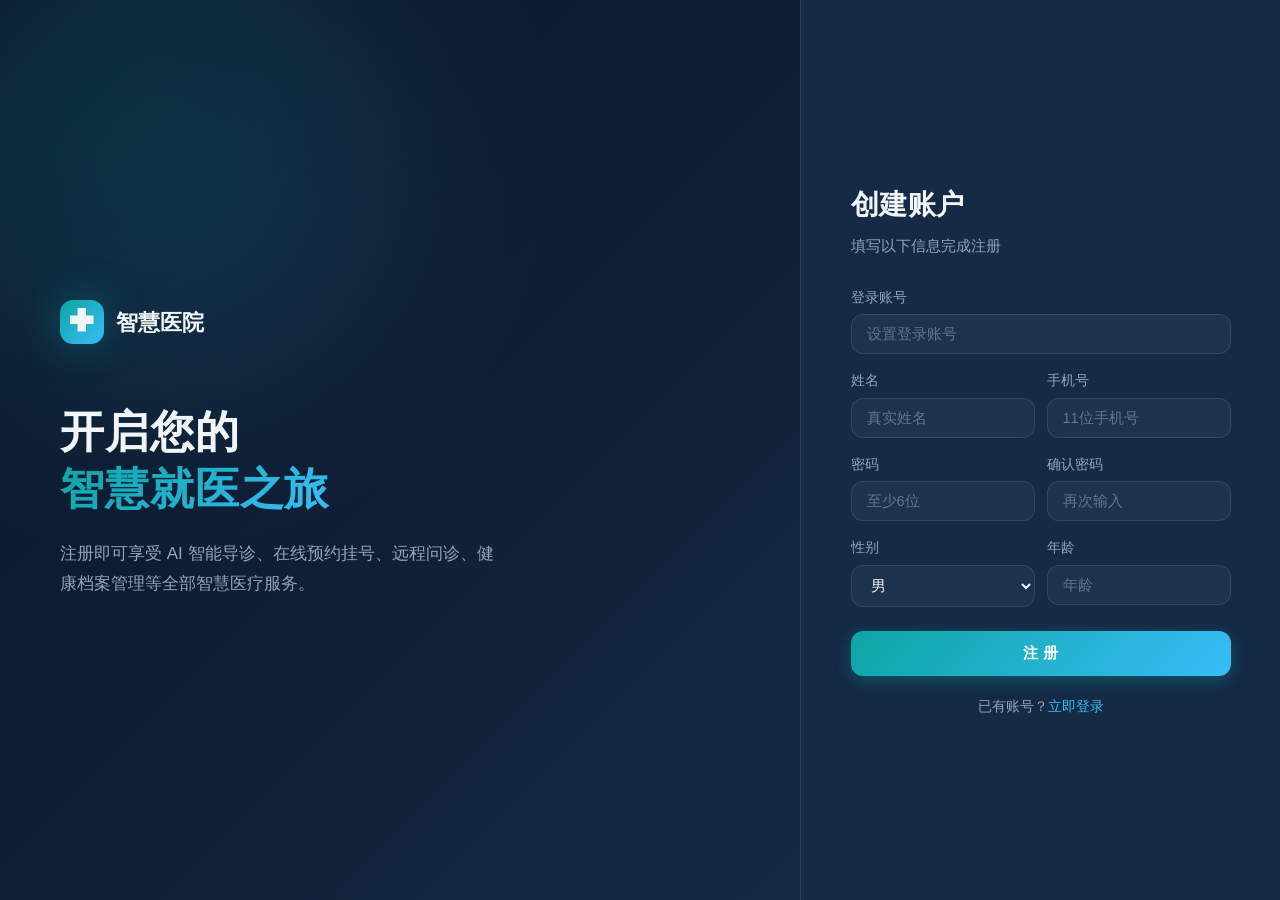
<file: src/main/resources/static/register.html>
<!DOCTYPE html>
<html lang="zh-CN">
<head>
<meta charset="UTF-8">
<meta name="viewport" content="width=device-width, initial-scale=1.0">
<title>注册 - 智慧医院</title>
<link rel="stylesheet" href="css/style.css">
<style>
  body { display: flex; min-height: 100vh; }
  .auth-left {
    flex: 1; position: relative;
    background: linear-gradient(135deg, #0a1628 0%, #0f1e35 50%, #142a45 100%);
    display: flex; flex-direction: column; justify-content: center;
    padding: 60px; overflow: hidden;
  }
  .auth-left::before {
    content: ''; position: absolute; width: 500px; height: 500px;
    border-radius: 50%; background: var(--brand-gradient); filter: blur(100px);
    opacity: .15; top: -100px; left: -100px;
  }
  .auth-brand { display: flex; align-items: center; gap: 12px; font-family: "Noto Serif SC", serif; font-size: 22px; font-weight: 700; margin-bottom: 60px; position: relative; }
  .auth-brand .logo { width: 44px; height: 44px; border-radius: 13px; background: var(--brand-gradient); display: flex; align-items: center; justify-content: center; font-size: 24px; box-shadow: var(--brand-glow); }
  .auth-left h1 { font-size: 44px; line-height: 1.3; margin-bottom: 20px; position: relative; }
  .auth-left h1 .grad { background: var(--brand-gradient); -webkit-background-clip: text; background-clip: text; -webkit-text-fill-color: transparent; }
  .auth-left p { font-size: 17px; color: var(--text-3); line-height: 1.8; max-width: 440px; position: relative; }

  .auth-right {
    width: 480px; background: var(--bg-surface); border-left: 1px solid var(--border);
    display: flex; align-items: center; justify-content: center; padding: 40px;
  }
  .auth-box { width: 100%; max-width: 380px; }
  .auth-box h2 { font-size: 28px; margin-bottom: 8px; }
  .auth-box .sub { color: var(--text-3); margin-bottom: 28px; font-size: 14.5px; }
  .form-item { margin-bottom: 16px; }
  .form-grid { display: grid; grid-template-columns: 1fr 1fr; gap: 12px; }
  .auth-box .btn-block { margin-top: 8px; padding: 13px; font-size: 15px; }
  .auth-foot { text-align: center; margin-top: 20px; color: var(--text-3); font-size: 13.5px; }
  @media (max-width: 900px) { .auth-left { display: none; } .auth-right { width: 100%; border: none; } }
</style>
</head>
<body>
<div class="auth-left">
  <div class="auth-brand"><div class="logo">✚</div>智慧医院</div>
  <h1>开启您的<br><span class="grad">智慧就医之旅</span></h1>
  <p>注册即可享受 AI 智能导诊、在线预约挂号、远程问诊、健康档案管理等全部智慧医疗服务。</p>
</div>

<div class="auth-right">
  <div class="auth-box">
    <h2>创建账户</h2>
    <p class="sub">填写以下信息完成注册</p>
    <div class="form-item">
      <label>登录账号</label>
      <input class="input" id="username" placeholder="设置登录账号">
    </div>
    <div class="form-grid">
      <div class="form-item">
        <label>姓名</label>
        <input class="input" id="name" placeholder="真实姓名">
      </div>
      <div class="form-item">
        <label>手机号</label>
        <input class="input" id="phone" placeholder="11位手机号">
      </div>
    </div>
    <div class="form-grid">
      <div class="form-item">
        <label>密码</label>
        <input class="input" id="password" type="password" placeholder="至少6位">
      </div>
      <div class="form-item">
        <label>确认密码</label>
        <input class="input" id="password2" type="password" placeholder="再次输入">
      </div>
    </div>
    <div class="form-grid">
      <div class="form-item">
        <label>性别</label>
        <select class="input" id="gender">
          <option value="男">男</option>
          <option value="女">女</option>
        </select>
      </div>
      <div class="form-item">
        <label>年龄</label>
        <input class="input" id="age" type="number" placeholder="年龄">
      </div>
    </div>
    <button class="btn btn-primary btn-block" onclick="register()">注 册</button>
    <div class="auth-foot">已有账号？<a href="login.html">立即登录</a></div>
  </div>
</div>

<script>
async function register() {
  const u = document.getElementById('username').value.trim();
  const name = document.getElementById('name').value.trim();
  const phone = document.getElementById('phone').value.trim();
  const p1 = document.getElementById('password').value;
  const p2 = document.getElementById('password2').value;
  const gender = document.getElementById('gender').value;
  const age = document.getElementById('age').value;
  if (!u || !name || !p1) return alert('请填写必填项');
  if (p1 !== p2) return alert('两次密码不一致');
  try {
    const res = await fetch('/api/auth/register', { method: 'POST', headers: { 'Content-Type': 'application/json' }, body: JSON.stringify({ username: u, password: p1, name, phone, gender, age: age ? Number(age) : null }) });
    const data = await res.json();
    if (data.code !== 200) return alert(data.message);
    localStorage.setItem('token', data.data.token);
    localStorage.setItem('user', JSON.stringify(data.data.user));
    location.href = 'index.html';
  } catch (e) { alert('注册失败'); }
}
</script>
</body>
</html>
</file>
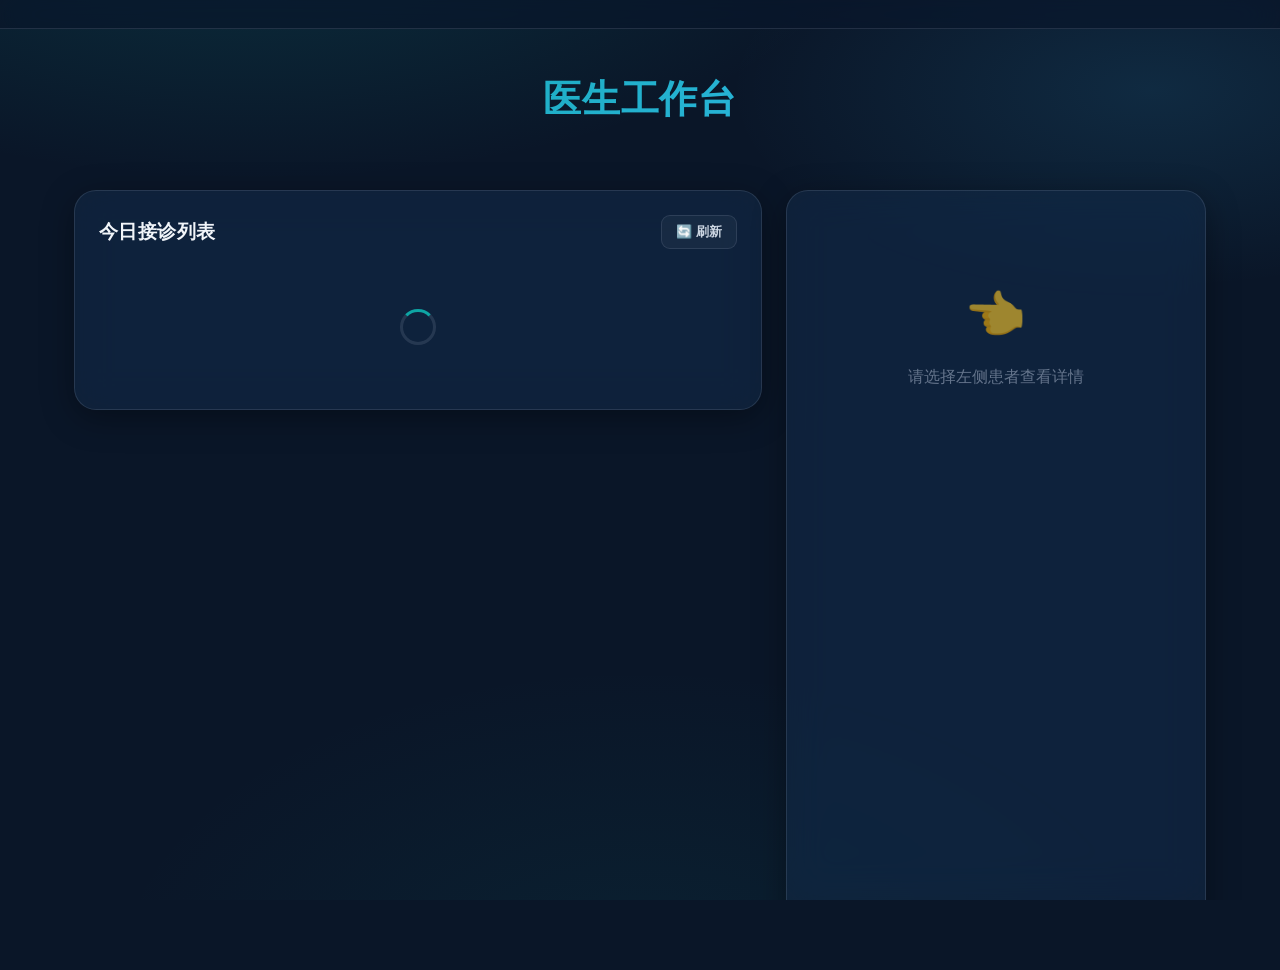
<file: src/main/resources/static/workbench.html>
<!DOCTYPE html>
<html lang="zh-CN">
<head>
<meta charset="UTF-8">
<meta name="viewport" content="width=device-width, initial-scale=1.0">
<title>医生工作台 - 智慧医院</title>
<link rel="stylesheet" href="css/style.css">
<style>
  .wb-layout { display: grid; grid-template-columns: 1fr 420px; gap: 24px; }
  .wb-header { display: flex; align-items: center; justify-content: space-between; margin-bottom: 20px; }
  .wb-stats { display: grid; grid-template-columns: repeat(4, 1fr); gap: 14px; margin-bottom: 24px; }
  .wb-stat { padding: 18px; }
  .wb-stat .num { font-size: 28px; font-weight: 700; font-family: "Noto Serif SC", serif; }
  .wb-stat .lbl { font-size: 13px; color: var(--text-3); margin-top: 4px; }
  .patient-card { padding: 16px; margin-bottom: 10px; display: grid; grid-template-columns: auto 1fr auto; gap: 14px; align-items: center; cursor: pointer; transition: all .2s; border: 1px solid transparent; }
  .patient-card:hover { border-color: var(--border-strong); transform: translateX(4px); }
  .patient-card.active { background: var(--brand-gradient-soft); border-color: rgba(14,165,164,0.4); }
  .patient-card .avatar-md { width: 44px; height: 44px; font-size: 18px; }
  .patient-card .p-name { font-size: 15.5px; font-weight: 600; }
  .patient-card .p-info { font-size: 12.5px; color: var(--text-3); margin-top: 2px; }
  .patient-card .p-no { font-size: 24px; font-weight: 700; color: var(--brand-2); font-family: "Noto Serif SC", serif; }
  .detail-panel { position: sticky; top: 90px; }
  .detail-panel .card { height: calc(100vh - 120px); overflow-y: auto; }
  .form-row { display: grid; grid-template-columns: 1fr 1fr; gap: 14px; }
  @media (max-width: 900px) { .wb-layout { grid-template-columns: 1fr; } .wb-stats { grid-template-columns: repeat(2,1fr); } .detail-panel .card { height: auto; } }
</style>
</head>
<body>
<nav class="nav" id="nav"></nav>

<div class="container">
  <div class="page-header">
    <h1 class="page-title">医生工作台</h1>
    <p class="page-sub" id="todayDate"></p>
  </div>

  <div class="wb-stats" id="wbStats"></div>

  <div class="wb-layout">
    <div>
      <div class="card">
        <div class="wb-header">
          <h3 style="margin:0">今日接诊列表</h3>
          <button class="btn btn-ghost btn-sm" onclick="loadToday()">🔄 刷新</button>
        </div>
        <div id="patientList"><div class="loading"><div class="spinner"></div></div></div>
      </div>
    </div>

    <div class="detail-panel">
      <div class="card">
        <div id="detailArea">
          <div class="empty"><div class="empty-icon">👈</div>请选择左侧患者查看详情</div>
        </div>
      </div>
    </div>
  </div>
</div>

<script src="js/common.js"></script>
<script>
  requireRole('DOCTOR');
  renderNav('workbench.html');
  const u = getUser();
  document.getElementById('todayDate').textContent = u.name + '医生 · ' + fmtDate(new Date()) + ' ' + weekOf(new Date());

  let patients = [];

  async function loadToday() {
    patients = await api('/api/appointments/today');
    const booked = patients.filter(p => p.status === 'BOOKED');
    const finished = patients.filter(p => p.status === 'FINISHED');
    document.getElementById('wbStats').innerHTML = `
      <div class="card wb-stat"><div class="num text-brand">${patients.length}</div><div class="lbl">今日总挂号</div></div>
      <div class="card wb-stat"><div class="num text-accent">${booked.length}</div><div class="lbl">待接诊</div></div>
      <div class="card wb-stat"><div class="num" style="color:var(--success)">${finished.length}</div><div class="lbl">已完成</div></div>
      <div class="card wb-stat"><div class="num" style="color:var(--info)">${patients.length ? Math.round(finished.length/patients.length*100) : 0}%</div><div class="lbl">完成率</div></div>`;

    if (!patients.length) {
      document.getElementById('patientList').innerHTML = '<div class="empty"><div class="empty-icon">📋</div>今日暂无挂号</div>';
      return;
    }
    document.getElementById('patientList').innerHTML = patients.map(p => `
      <div class="patient-card" onclick="selectPatient(${p.id})">
        <div class="avatar-md">${escapeHtml(p.patientName.charAt(0))}</div>
        <div>
          <div class="p-name">${escapeHtml(p.patientName)}</div>
          <div class="p-info">${periodText(p.period)} · ${escapeHtml(p.departmentName)}</div>
        </div>
        <div class="p-no">${p.queueNo}</div>
      </div>`).join('');
  }

  async function selectPatient(id) {
    document.querySelectorAll('.patient-card').forEach(el => el.classList.remove('active'));
    event.currentTarget.classList.add('active');
    const p = patients.find(x => x.id === id);
    const record = await api('/api/records/by-appointment/' + id).catch(() => null);

    document.getElementById('detailArea').innerHTML = `
      <div style="display:flex;align-items:center;gap:14px;margin-bottom:20px;padding-bottom:18px;border-bottom:1px solid var(--border)">
        <div class="avatar-lg">${escapeHtml(p.patientName.charAt(0))}</div>
        <div>
          <h3 style="margin:0">${escapeHtml(p.patientName)}</h3>
          <div class="muted" style="font-size:13.5px;margin-top:4px">就诊序号：<b class="text-brand">${p.queueNo}</b> 号 · ${periodText(p.period)}</div>
        </div>
        <div style="margin-left:auto"><span class="tag ${p.status==='BOOKED'?'':'success'}">${p.status==='BOOKED'?'待接诊':'已完成'}</span></div>
      </div>
      ${record ? `
        <div style="padding:16px;background:var(--glass);border-radius:14px;margin-bottom:18px">
          <div class="muted" style="font-size:12.5px;margin-bottom:6px">主诉</div>
          <div style="font-size:14.5px;margin-bottom:12px">${escapeHtml(record.chiefComplaint)}</div>
          <div class="muted" style="font-size:12.5px;margin-bottom:6px">诊断</div>
          <div style="font-size:14.5px;margin-bottom:12px">${escapeHtml(record.diagnosis)}</div>
          <div class="muted" style="font-size:12.5px;margin-bottom:6px">医嘱</div>
          <div style="font-size:14.5px">${escapeHtml(record.advice || '无')}</div>
          ${record.aiSummary ? `<div class="muted" style="font-size:12.5px;margin-top:12px;padding-top:12px;border-top:1px solid var(--border)">🤖 AI 摘要：${escapeHtml(record.aiSummary)}</div>` : ''}
        </div>` : ''}
      ${p.status === 'BOOKED' ? `
        <div class="form-item"><label>主诉</label><textarea class="input" id="cc" rows="2" placeholder="患者主要症状"></textarea></div>
        <div class="form-item"><label>诊断</label><input class="input" id="diag" placeholder="诊断结果"></div>
        <div class="form-item"><label>医嘱</label><textarea class="input" id="adv" rows="3" placeholder="用药建议、注意事项等"></textarea></div>
        <div class="row" style="gap:10px;margin-top:14px">
          <button class="btn btn-primary btn-block" onclick="saveRecord(${p.id})">💾 保存病历</button>
          <button class="btn btn-accent" onclick="finishAppt(${p.id})">完成就诊</button>
        </div>
      ` : '<div class="empty" style="padding:30px"><div class="empty-icon">✅</div>该患者已完成就诊</div>'}`;
  }

  async function saveRecord(id) {
    const cc = document.getElementById('cc').value.trim();
    const diag = document.getElementById('diag').value.trim();
    const adv = document.getElementById('adv').value.trim();
    if (!cc || !diag) return toast('请填写主诉和诊断', true);
    try {
      await api('/api/records', { method: 'POST', body: { appointmentId: id, chiefComplaint: cc, diagnosis: diag, advice: adv } });
      toast('病历已保存'); selectPatient(id);
    } catch (e) { toast(e.message, true); }
  }

  async function finishAppt(id) {
    if (!confirm('确认完成该患者就诊？')) return;
    try { await api('/api/appointments/' + id + '/finish', { method: 'POST' }); toast('就诊已完成'); loadToday(); document.getElementById('detailArea').innerHTML = '<div class="empty"><div class="empty-icon">✅</div>请选择左侧患者</div>'; }
    catch (e) { toast(e.message, true); }
  }

  loadToday();
</script>
</body>
</html>
</file>
<file: src/main/resources/static/css/style.css>
/* ============================================================
   智慧医院 - 高端医疗健康美学设计系统
   主色：深海青绿 → 天青蓝
   风格：玻璃拟态 + 渐变光晕 + 流畅动效
   ============================================================ */

:root {
  --bg-deep: #0a1628;
  --bg-base: #0f1e35;
  --bg-surface: #142a45;
  --bg-card: rgba(20, 42, 69, 0.6);
  --bg-card-hover: rgba(24, 52, 84, 0.75);

  --brand-1: #0EA5A4;
  --brand-2: #38BDF8;
  --brand-3: #22D3EE;
  --brand-gradient: linear-gradient(135deg, #0EA5A4 0%, #38BDF8 100%);
  --brand-gradient-soft: linear-gradient(135deg, rgba(14,165,164,0.15) 0%, rgba(56,189,248,0.15) 100%);
  --brand-glow: 0 0 40px rgba(14, 165, 164, 0.35);

  --accent: #FB923C;
  --accent-2: #FBBF24;
  --success: #34D399;
  --danger: #F87171;
  --warning: #FBBF24;
  --info: #60A5FA;

  --text-1: #F1F5F9;
  --text-2: #CBD5E1;
  --text-3: #94A3B8;
  --text-4: #64748B;

  --border: rgba(148, 163, 184, 0.18);
  --border-strong: rgba(148, 163, 184, 0.32);
  --glass: rgba(255, 255, 255, 0.04);
  --glass-strong: rgba(255, 255, 255, 0.07);

  --radius-sm: 10px;
  --radius-md: 16px;
  --radius-lg: 22px;
  --radius-xl: 32px;

  --shadow-card: 0 8px 32px rgba(0, 0, 0, 0.35);
  --shadow-glow: 0 12px 48px rgba(14, 165, 164, 0.25);

  --ease: cubic-bezier(0.4, 0, 0.2, 1);
}

* { margin: 0; padding: 0; box-sizing: border-box; }

html, body {
  height: 100%;
  font-family: -apple-system, BlinkMacSystemFont, "Segoe UI", "PingFang SC", "Hiragino Sans GB", "Microsoft YaHei", sans-serif;
  background: var(--bg-deep);
  color: var(--text-1);
  line-height: 1.6;
  -webkit-font-smoothing: antialiased;
  overflow-x: hidden;
}

body {
  min-height: 100vh;
  background:
    radial-gradient(ellipse 80% 50% at 20% -10%, rgba(14,165,164,0.18), transparent 60%),
    radial-gradient(ellipse 60% 40% at 90% 10%, rgba(56,189,248,0.12), transparent 55%),
    radial-gradient(ellipse 70% 60% at 50% 110%, rgba(14,165,164,0.08), transparent 60%),
    var(--bg-deep);
  background-attachment: fixed;
}

a { color: var(--brand-2); text-decoration: none; transition: color .2s var(--ease); }
a:hover { color: var(--brand-3); }

h1, h2, h3, h4 { font-family: "Noto Serif SC", "Songti SC", "SimSun", serif; font-weight: 600; letter-spacing: .02em; }
h1 { font-size: clamp(1.8rem, 3.5vw, 2.6rem); }
h2 { font-size: clamp(1.4rem, 2.5vw, 1.9rem); }
h3 { font-size: 1.2rem; }

/* ============ 玻璃卡片 ============ */
.glass, .card {
  background: var(--bg-card);
  backdrop-filter: blur(20px) saturate(140%);
  -webkit-backdrop-filter: blur(20px) saturate(140%);
  border: 1px solid var(--border);
  border-radius: var(--radius-lg);
  box-shadow: var(--shadow-card);
}
.card { padding: 24px; }
.card:hover { border-color: var(--border-strong); }

/* ============ 按钮 ============ */
.btn {
  display: inline-flex; align-items: center; justify-content: center; gap: 8px;
  padding: 11px 22px; border: none; border-radius: 12px;
  font-size: 14.5px; font-weight: 600; cursor: pointer;
  transition: all .25s var(--ease);
  font-family: inherit;
  white-space: nowrap;
}
.btn-primary {
  background: var(--brand-gradient);
  color: #fff;
  box-shadow: 0 4px 16px rgba(14,165,164,0.35);
}
.btn-primary:hover { transform: translateY(-2px); box-shadow: 0 8px 28px rgba(14,165,164,0.5); }
.btn-primary:active { transform: translateY(0); }
.btn-ghost {
  background: var(--glass); color: var(--text-2);
  border: 1px solid var(--border);
}
.btn-ghost:hover { background: var(--glass-strong); color: var(--text-1); border-color: var(--border-strong); }
.btn-accent { background: linear-gradient(135deg, #FB923C, #FBBF24); color: #1a1a1a; }
.btn-accent:hover { transform: translateY(-2px); box-shadow: 0 8px 24px rgba(251,146,60,0.4); }
.btn-danger { background: rgba(248,113,113,0.15); color: var(--danger); border: 1px solid rgba(248,113,113,0.3); }
.btn-danger:hover { background: rgba(248,113,113,0.25); }
.btn-sm { padding: 7px 14px; font-size: 13px; border-radius: 9px; }
.btn-block { width: 100%; }
.btn:disabled { opacity: .5; cursor: not-allowed; transform: none !important; }

/* ============ 表单 ============ */
.input, select, textarea {
  width: 100%; padding: 11px 15px;
  background: var(--glass);
  border: 1px solid var(--border);
  border-radius: 12px;
  color: var(--text-1); font-size: 14.5px; font-family: inherit;
  transition: all .2s var(--ease);
  outline: none;
}
.input:focus, select:focus, textarea:focus {
  border-color: var(--brand-1);
  box-shadow: 0 0 0 3px rgba(14,165,164,0.2);
  background: var(--glass-strong);
}
.input::placeholder, textarea::placeholder { color: var(--text-4); }
textarea { resize: vertical; min-height: 80px; }
select option { background: var(--bg-surface); color: var(--text-1); }
label { display: block; font-size: 13.5px; color: var(--text-3); margin-bottom: 6px; font-weight: 500; }

/* ============ 顶部导航 ============ */
.nav {
  position: sticky; top: 0; z-index: 100;
  display: flex; align-items: center; justify-content: space-between;
  padding: 14px 32px;
  background: rgba(10, 22, 40, 0.7);
  backdrop-filter: blur(20px) saturate(160%);
  -webkit-backdrop-filter: blur(20px) saturate(160%);
  border-bottom: 1px solid var(--border);
}
.nav-brand { display: flex; align-items: center; gap: 12px; font-family: "Noto Serif SC", serif; font-size: 20px; font-weight: 700; color: var(--text-1); }
.nav-brand .logo {
  width: 38px; height: 38px; border-radius: 11px;
  background: var(--brand-gradient);
  display: flex; align-items: center; justify-content: center;
  font-size: 20px; box-shadow: var(--brand-glow);
}
.nav-links { display: flex; align-items: center; gap: 6px; }
.nav-links a {
  padding: 8px 16px; border-radius: 10px; color: var(--text-2);
  font-size: 14.5px; font-weight: 500;
  transition: all .2s var(--ease);
}
.nav-links a:hover { background: var(--glass); color: var(--text-1); }
.nav-links a.active { background: var(--brand-gradient-soft); color: var(--brand-3); }
.nav-user { display: flex; align-items: center; gap: 10px; }
.nav-user .avatar {
  width: 36px; height: 36px; border-radius: 50%;
  background: var(--brand-gradient-soft);
  border: 1px solid var(--border-strong);
  display: flex; align-items: center; justify-content: center;
  font-size: 16px;
}
.nav-user .username { font-size: 14px; color: var(--text-2); }
@media (max-width: 900px) { .nav-links { display: none; } }

/* ============ 页面标题 ============ */
.page-header { padding: 40px 0 28px; text-align: center; }
.page-title {
  font-family: "Noto Serif SC", serif;
  font-size: clamp(1.8rem, 3.5vw, 2.4rem);
  font-weight: 700;
  background: var(--brand-gradient);
  -webkit-background-clip: text;
  background-clip: text;
  -webkit-text-fill-color: transparent;
  margin-bottom: 8px;
}
.page-sub { color: var(--text-3); font-size: 15px; }

/* ============ 容器 ============ */
.container { max-width: 1180px; margin: 0 auto; padding: 0 24px; }

/* ============ 网格 ============ */
.grid { display: grid; gap: 20px; }
.grid-2 { grid-template-columns: repeat(2, 1fr); }
.grid-3 { grid-template-columns: repeat(3, 1fr); }
.grid-4 { grid-template-columns: repeat(4, 1fr); }
@media (max-width: 900px) { .grid-2, .grid-3, .grid-4 { grid-template-columns: 1fr; } }

/* ============ 标签 / 徽章 ============ */
.tag {
  display: inline-flex; align-items: center; gap: 4px;
  padding: 4px 10px; border-radius: 20px; font-size: 12.5px; font-weight: 600;
  background: var(--brand-gradient-soft); color: var(--brand-3);
  border: 1px solid rgba(14,165,164,0.3);
}
.tag.success { background: rgba(52,211,153,0.12); color: var(--success); border-color: rgba(52,211,153,0.3); }
.tag.warning { background: rgba(251,191,36,0.12); color: var(--warning); border-color: rgba(251,191,36,0.3); }
.tag.danger { background: rgba(248,113,113,0.12); color: var(--danger); border-color: rgba(248,113,113,0.3); }
.tag.gray { background: var(--glass); color: var(--text-3); border-color: var(--border); }

/* ============ 状态点 ============ */
.dot { width: 8px; height: 8px; border-radius: 50%; display: inline-block; }
.dot.live { background: var(--success); box-shadow: 0 0 8px var(--success); animation: pulse 2s infinite; }
@keyframes pulse { 0%,100% { opacity: 1; } 50% { opacity: .5; } }

/* ============ 表格 ============ */
.table { width: 100%; border-collapse: collapse; }
.table th { text-align: left; padding: 14px 16px; font-size: 13px; color: var(--text-3); font-weight: 600; border-bottom: 1px solid var(--border); }
.table td { padding: 14px 16px; font-size: 14px; color: var(--text-2); border-bottom: 1px solid var(--border); }
.table tr:hover td { background: var(--glass); }

/* ============ 头像 ============ */
.avatar-lg {
  width: 64px; height: 64px; border-radius: 50%;
  background: var(--brand-gradient);
  display: flex; align-items: center; justify-content: center;
  font-size: 26px; font-weight: 700; color: #fff;
  box-shadow: var(--brand-glow);
}
.avatar-md {
  width: 48px; height: 48px; border-radius: 50%;
  background: var(--brand-gradient-soft);
  border: 1px solid var(--border-strong);
  display: flex; align-items: center; justify-content: center;
  font-size: 20px;
}

/* ============ 加载动画 ============ */
.spinner {
  width: 36px; height: 36px; border: 3px solid var(--border);
  border-top-color: var(--brand-1); border-radius: 50%;
  animation: spin .8s linear infinite;
}
@keyframes spin { to { transform: rotate(360deg); } }

.loading { display: flex; justify-content: center; padding: 40px; }

/* ============ Toast ============ */
.toast {
  position: fixed; top: 90px; left: 50%; transform: translateX(-50%) translateY(-20px);
  padding: 14px 24px; border-radius: 14px;
  background: var(--bg-surface); border: 1px solid var(--border-strong);
  box-shadow: var(--shadow-card);
  color: var(--text-1); font-size: 14.5px; font-weight: 500;
  opacity: 0; pointer-events: none;
  transition: all .3s var(--ease); z-index: 1000;
}
.toast.show { opacity: 1; transform: translateX(-50%) translateY(0); }
.toast.error { border-color: rgba(248,113,113,0.5); }

/* ============ 模态框 ============ */
.modal-mask {
  position: fixed; inset: 0; z-index: 200;
  background: rgba(10, 22, 40, 0.7); backdrop-filter: blur(4px);
  display: none; align-items: center; justify-content: center;
  padding: 20px;
}
.modal-mask.show { display: flex; animation: fadeIn .2s var(--ease); }
@keyframes fadeIn { from { opacity: 0; } to { opacity: 1; } }
.modal {
  background: var(--bg-surface); border: 1px solid var(--border-strong);
  border-radius: var(--radius-lg); padding: 28px;
  width: 100%; max-width: 480px;
  box-shadow: var(--shadow-card);
  animation: slideUp .3s var(--ease);
}
@keyframes slideUp { from { transform: translateY(30px); opacity: 0; } to { transform: translateY(0); opacity: 1; } }
.modal h3 { margin-bottom: 20px; }
.form-item { margin-bottom: 16px; }
.form-grid { display: grid; grid-template-columns: 1fr 1fr; gap: 14px; }
.actions { display: flex; justify-content: flex-end; gap: 10px; margin-top: 22px; }

/* ============ 空状态 ============ */
.empty {
  text-align: center; padding: 60px 20px; color: var(--text-4);
}
.empty-icon { font-size: 48px; margin-bottom: 12px; opacity: .6; }

/* ============ 工具类 ============ */
.row { display: flex; align-items: center; gap: 12px; }
.row.wrap { flex-wrap: wrap; }
.spacer { flex: 1; }
.muted { color: var(--text-3); }
.text-brand { color: var(--brand-2); }
.text-accent { color: var(--accent); }
.fee { color: var(--accent); font-weight: 700; font-size: 15px; }
.mt-20 { margin-top: 20px; }
.mb-20 { margin-bottom: 20px; }

/* ============ 入场动画 ============ */
.fade-up { opacity: 0; transform: translateY(20px); animation: fadeUp .6s var(--ease) forwards; }
@keyframes fadeUp { to { opacity: 1; transform: translateY(0); } }
.stagger > * { opacity: 0; transform: translateY(16px); animation: fadeUp .5s var(--ease) forwards; }
.stagger > *:nth-child(1) { animation-delay: .05s; }
.stagger > *:nth-child(2) { animation-delay: .1s; }
.stagger > *:nth-child(3) { animation-delay: .15s; }
.stagger > *:nth-child(4) { animation-delay: .2s; }
.stagger > *:nth-child(5) { animation-delay: .25s; }
.stagger > *:nth-child(6) { animation-delay: .3s; }
.stagger > *:nth-child(7) { animation-delay: .35s; }
.stagger > *:nth-child(8) { animation-delay: .4s; }

/* ============ 滚动条 ============ */
::-webkit-scrollbar { width: 8px; height: 8px; }
::-webkit-scrollbar-track { background: transparent; }
::-webkit-scrollbar-thumb { background: var(--border-strong); border-radius: 4px; }
::-webkit-scrollbar-thumb:hover { background: var(--text-4); }
</file>
